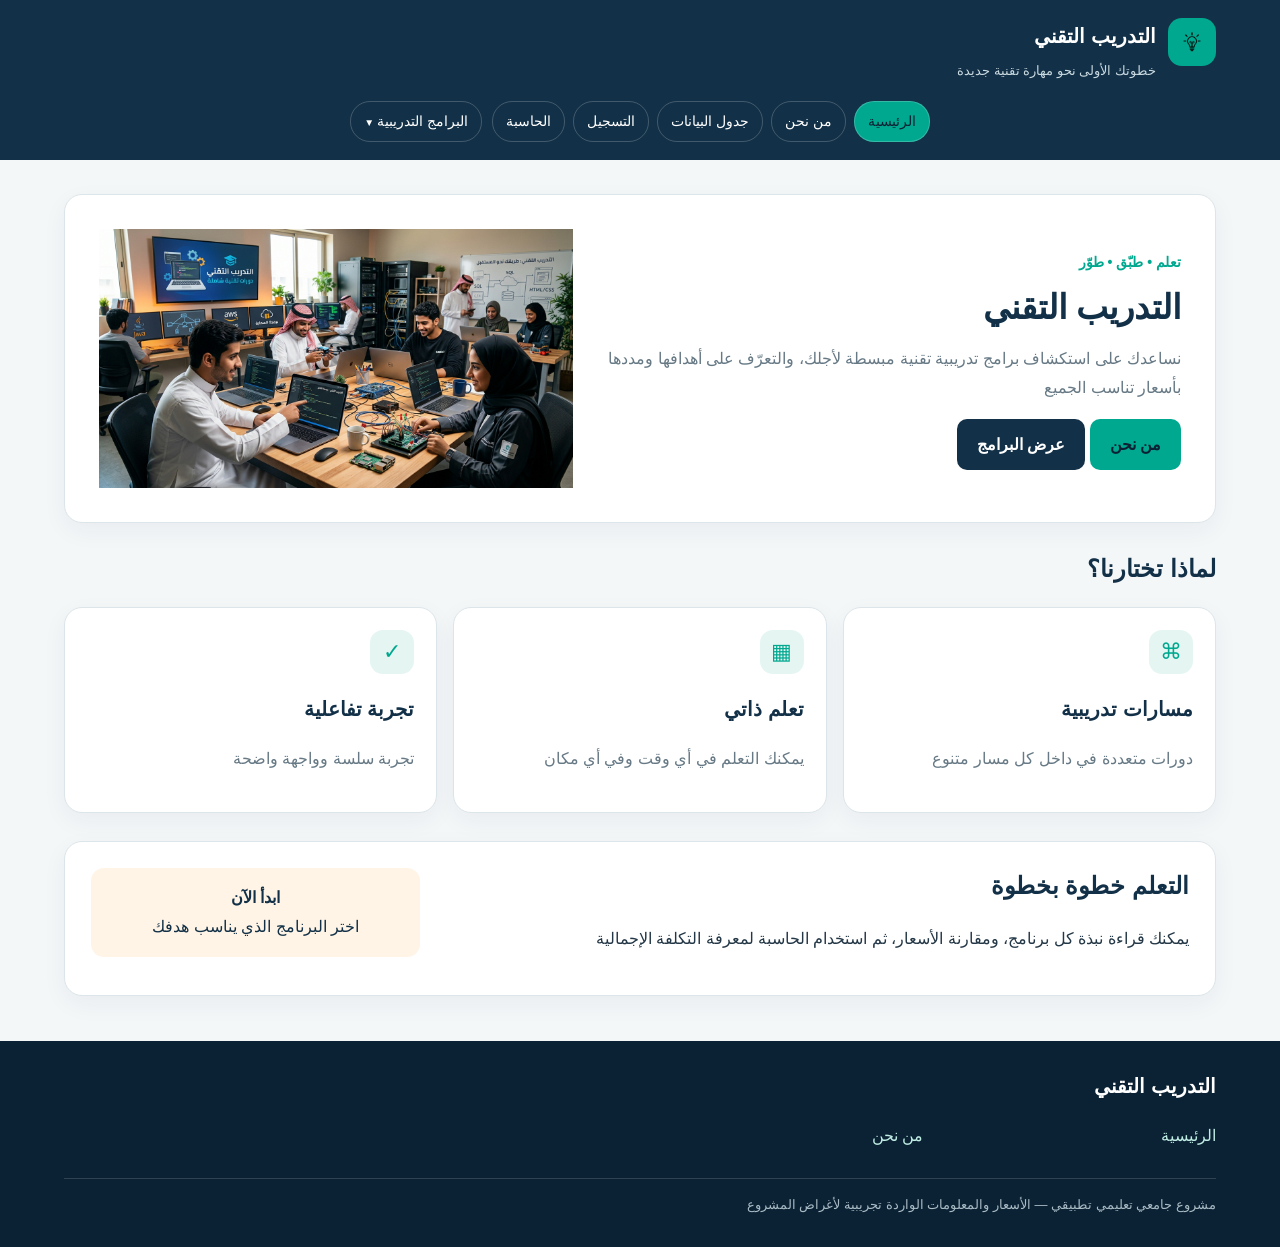
<file: index.html>
<!DOCTYPE html>
<html lang="ar" dir="rtl">
<head>
  <meta charset="UTF-8">
  <meta name="viewport" content="width=device-width, initial-scale=1.0">
  <meta name="description" content="موقع التدريب التقني للتعريف بالبرامج التدريبية وأسعارها والتسجيل.">
  <title>الرئيسية | التدريب التقني </title>
  <link rel="stylesheet" href="style.css">
  <script src="script.js" defer></script>
</head>
<body data-page="home">
  <header class="site-header">
    <div class="header-inner">
     <div class="brand-mark" aria-hidden="true">
    <img src="images/Minimalist Black Lightbulb Icon.png" alt="">
</div>
      <div class="brand-copy"><strong>التدريب التقني </strong><span>خطوتك الأولى نحو مهارة تقنية جديدة</span></div>
    </div>
<nav class="main-nav" aria-label="التنقل الرئيسي">

    <div class="nav-links">

        <a href="index.html" class="active">الرئيسية</a>

        <a href="about.html">من نحن</a>

        <a href="data.html">جدول البيانات</a>

        <a href="register.html">التسجيل</a>

        <a href="calculator.html">الحاسبة</a>

    </div>

    <details class="nav-dropdown">

        <summary>البرامج التدريبية</summary>

        <div class="dropdown-menu">

            <a href="product-computing.html">أساسيات الحاسب</a>

            <a href="product-programming.html">مقدمة في البرمجة</a>

            <a href="product-data.html">تحليل البيانات</a>

            <a href="product-cybersecurity.html">الأمن السيبراني</a>

            <a href="product-design.html">التصميم الرقمي</a>

            <a href="product-office.html">تطبيقات الأعمال</a>

        </div>

    </details>

</nav>


</nav>
  </header>
  <main class="container">
    
<section class="hero">
  <div>
    <span class="eyebrow">تعلم • طبّق • طوّر</span>
    <h1>التدريب التقني </h1>
    <p>نساعدك على استكشاف برامج تدريبية تقنية مبسطة لأجلك، والتعرّف على أهدافها ومددها بأسعار تناسب الجميع</p>
    <a class="button" href="about.html">من نحن</a>
    <a class="button secondary" href="data.html">عرض البرامج</a>
  </div>
  <img src="images\photo 1.jpeg" alt="رسم توضيحي لبيئة تدريب تقني على الحاسب">
</section>
<section class="section">
  <div class="section-heading"><h2>لماذا تختارنا؟</h2>
  <div class="grid-3">
    <article class="info-card"><span class="card-icon">⌘</span><h3>مسارات تدريبية</h3><p>دورات متعددة في داخل كل مسار متنوع</p></article>
    <article class="info-card"><span class="card-icon">▦</span><h3>تعلم ذاتي</h3><p>يمكنك التعلم في أي وقت وفي أي مكان</p></article>
    <article class="info-card"><span class="card-icon">✓</span><h3>تجربة تفاعلية</h3><p>تجربة سلسة وواجهة واضحة</p></article>
  </div>
</section>
<section class="section panel clearfix">
  <div class="float-note"><strong>ابدأ الآن</strong><br>اختر البرنامج الذي يناسب هدفك</div>
  <h2>التعلم خطوة بخطوة</h2>
  <p> يمكنك قراءة نبذة كل برنامج، ومقارنة الأسعار، ثم استخدام الحاسبة لمعرفة التكلفة الإجمالية</p>
</section>

  </main>
  <footer class="site-footer">
    <div class="footer-inner">
      <h3>التدريب التقني</h3>
      <ul class="footer-links"><li><a href="index.html">الرئيسية</a></li><li><a href="about.html">من نحن</a></li></ul>
      <div class="footer-bottom">مشروع جامعي تعليمي تطبيقي — الأسعار والمعلومات الواردة تجريبية لأغراض المشروع</div>
    </div>
  </footer>
</body>
</html>
</file>
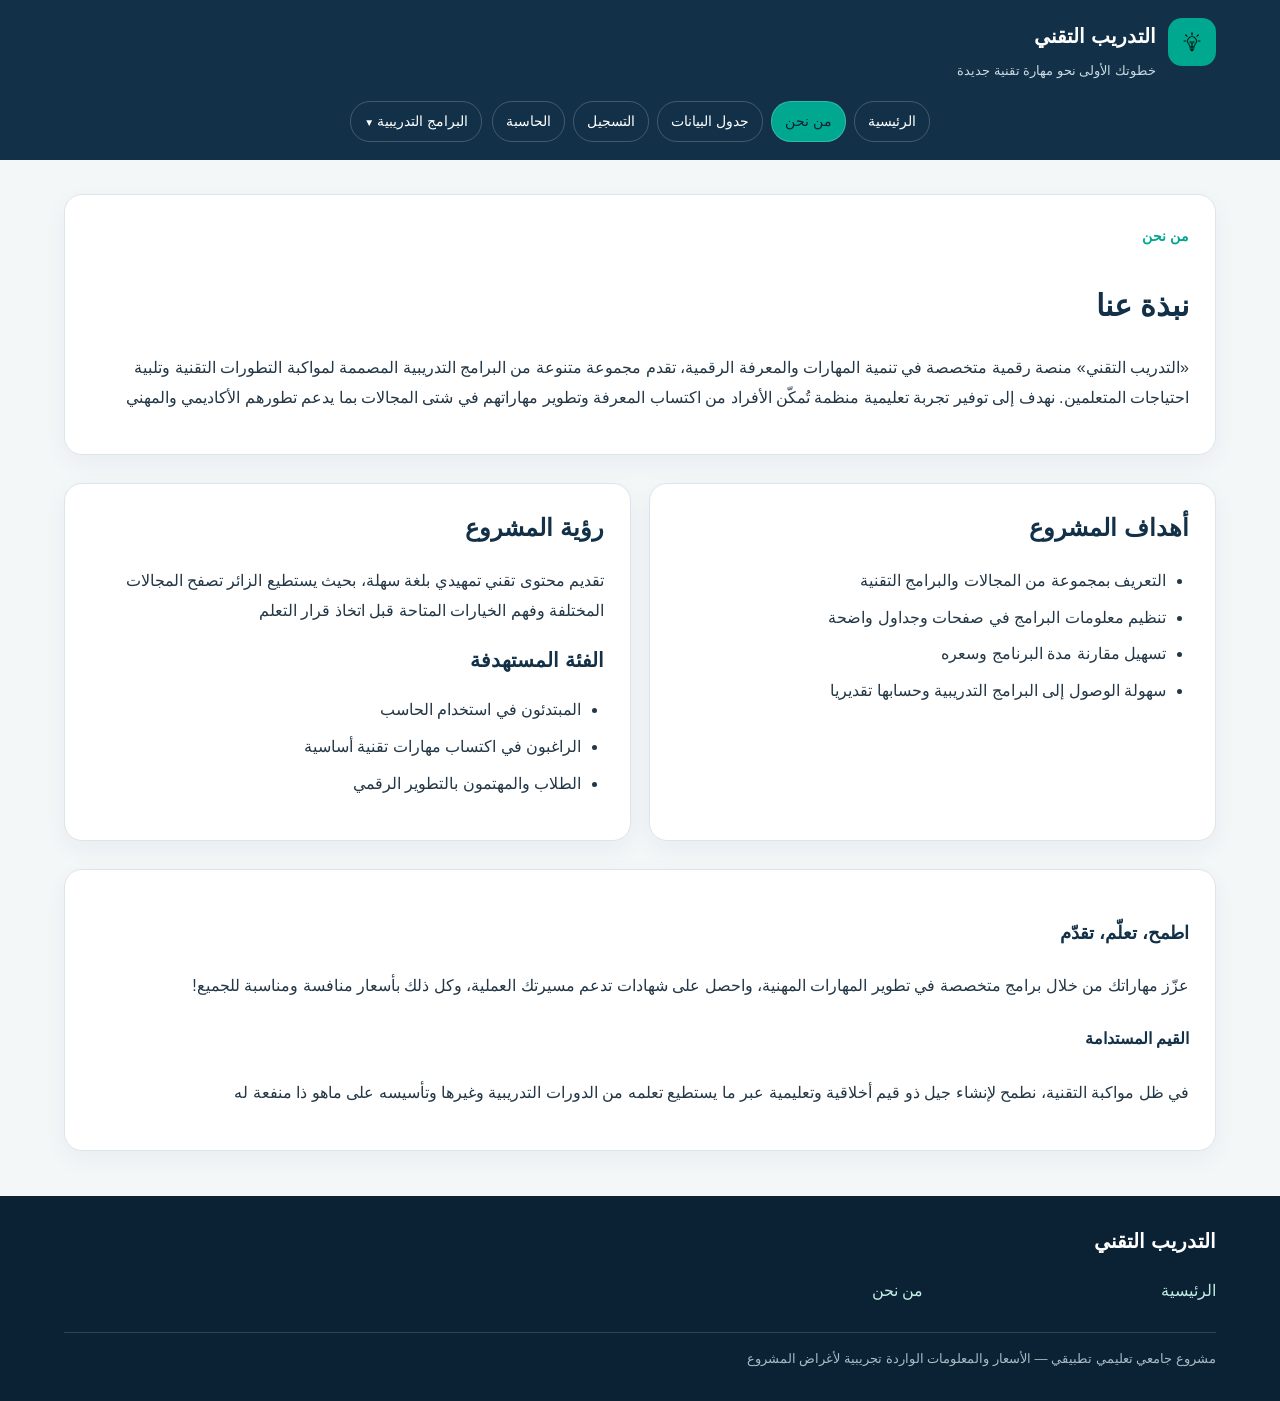
<file: about.html>
<!DOCTYPE html>
<html lang="ar" dir="rtl">
<head>
  <meta charset="UTF-8">
  <meta name="viewport" content="width=device-width, initial-scale=1.0">
  <meta name="description" content="موقع التدريب التقني للتعريف بالبرامج التدريبية وأسعارها والتسجيل التجريبي.">
  <title>من نحن | التدريب التقني</title>
  <link rel="stylesheet" href="style.css">
  <script src="script.js" defer></script>
</head>
<body data-page="about">
  <header class="site-header">
    <div class="header-inner">
         <div class="brand-mark" aria-hidden="true">
    <img src="images/Minimalist Black Lightbulb Icon.png" alt="">
    </div>
      <div class="brand-copy"><strong>التدريب التقني</strong><span>خطوتك الأولى نحو مهارة تقنية جديدة</span></div>
    </div>
<nav class="main-nav" aria-label="التنقل الرئيسي">

    <div class="nav-links">

        <a href="index.html">الرئيسية</a>

        <a href="about.html" class="active">من نحن</a>

        <a href="data.html">جدول البيانات</a>

        <a href="register.html">التسجيل</a>

        <a href="calculator.html">الحاسبة</a>

    </div>

    <details class="nav-dropdown">

        <summary>البرامج التدريبية</summary>

        <div class="dropdown-menu">

            <a href="product-computing.html">أساسيات الحاسب</a>

            <a href="product-programming.html">مقدمة في البرمجة</a>

            <a href="product-data.html">تحليل البيانات</a>

            <a href="product-cybersecurity.html">الأمن السيبراني</a>

            <a href="product-design.html">التصميم الرقمي</a>

            <a href="product-office.html">تطبيقات الأعمال</a>

        </div>

    </details>

</nav>

  </header>
  <main class="container">
    
<section class="panel">
  <span class="eyebrow">من نحن</span>
  <h1>نبذة عنا</h1>
  <p>«التدريب التقني» منصة رقمية متخصصة في تنمية المهارات والمعرفة الرقمية، تقدم مجموعة متنوعة من البرامج التدريبية المصممة لمواكبة التطورات التقنية وتلبية احتياجات المتعلمين. نهدف إلى توفير تجربة تعليمية منظمة تُمكّن الأفراد من اكتساب المعرفة وتطوير مهاراتهم في شتى المجالات بما يدعم تطورهم الأكاديمي والمهني</p>
</section>
<section class="section grid-2">
  <article class="panel">
    <h2>أهداف المشروع</h2>
    <ul>
      <li>التعريف بمجموعة من المجالات والبرامج التقنية</li>
      <li>تنظيم معلومات البرامج في صفحات وجداول واضحة</li>
      <li>تسهيل مقارنة مدة البرنامج وسعره </li>
      <li>سهولة الوصول إلى البرامج التدريبية وحسابها تقديريا</li>
    </ul>
  </article>
  <article class="panel">
    <h2>رؤية المشروع</h2>
    <p>تقديم محتوى تقني تمهيدي بلغة سهلة، بحيث يستطيع الزائر تصفح المجالات المختلفة وفهم الخيارات المتاحة قبل اتخاذ قرار التعلم</p>
    <h3>الفئة المستهدفة</h3>
    <ul><li>المبتدئون في استخدام الحاسب</li><li>الراغبون في اكتساب مهارات تقنية أساسية</li><li>الطلاب والمهتمون بالتطوير الرقمي</li></ul>
  </article>
</section>
<section class="section panel">
  <h4>اطمح، تعلّم، تقدّم</h4>
  <p>عزّز مهاراتك من خلال برامج متخصصة في تطوير المهارات المهنية، واحصل على شهادات تدعم مسيرتك العملية، وكل ذلك بأسعار منافسة ومناسبة للجميع!</p>
  <h5>القيم المستدامة</h5>
  <p>في ظل مواكبة التقنية، نطمح لإنشاء جيل ذو قيم أخلاقية وتعليمية عبر ما يستطيع تعلمه من الدورات التدريبية وغيرها وتأسيسه على ماهو ذا منفعة له</p>
</section>

  </main>
  <footer class="site-footer">
    <div class="footer-inner">
      <h3>التدريب التقني</h3>
      <ul class="footer-links"><li><a href="index.html">الرئيسية</a></li><li><a href="about.html">من نحن</a></li></ul>
      <div class="footer-bottom">مشروع جامعي تعليمي تطبيقي — الأسعار والمعلومات الواردة تجريبية لأغراض المشروع</div>
    </div>
  </footer>
</body>
</html>
</file>
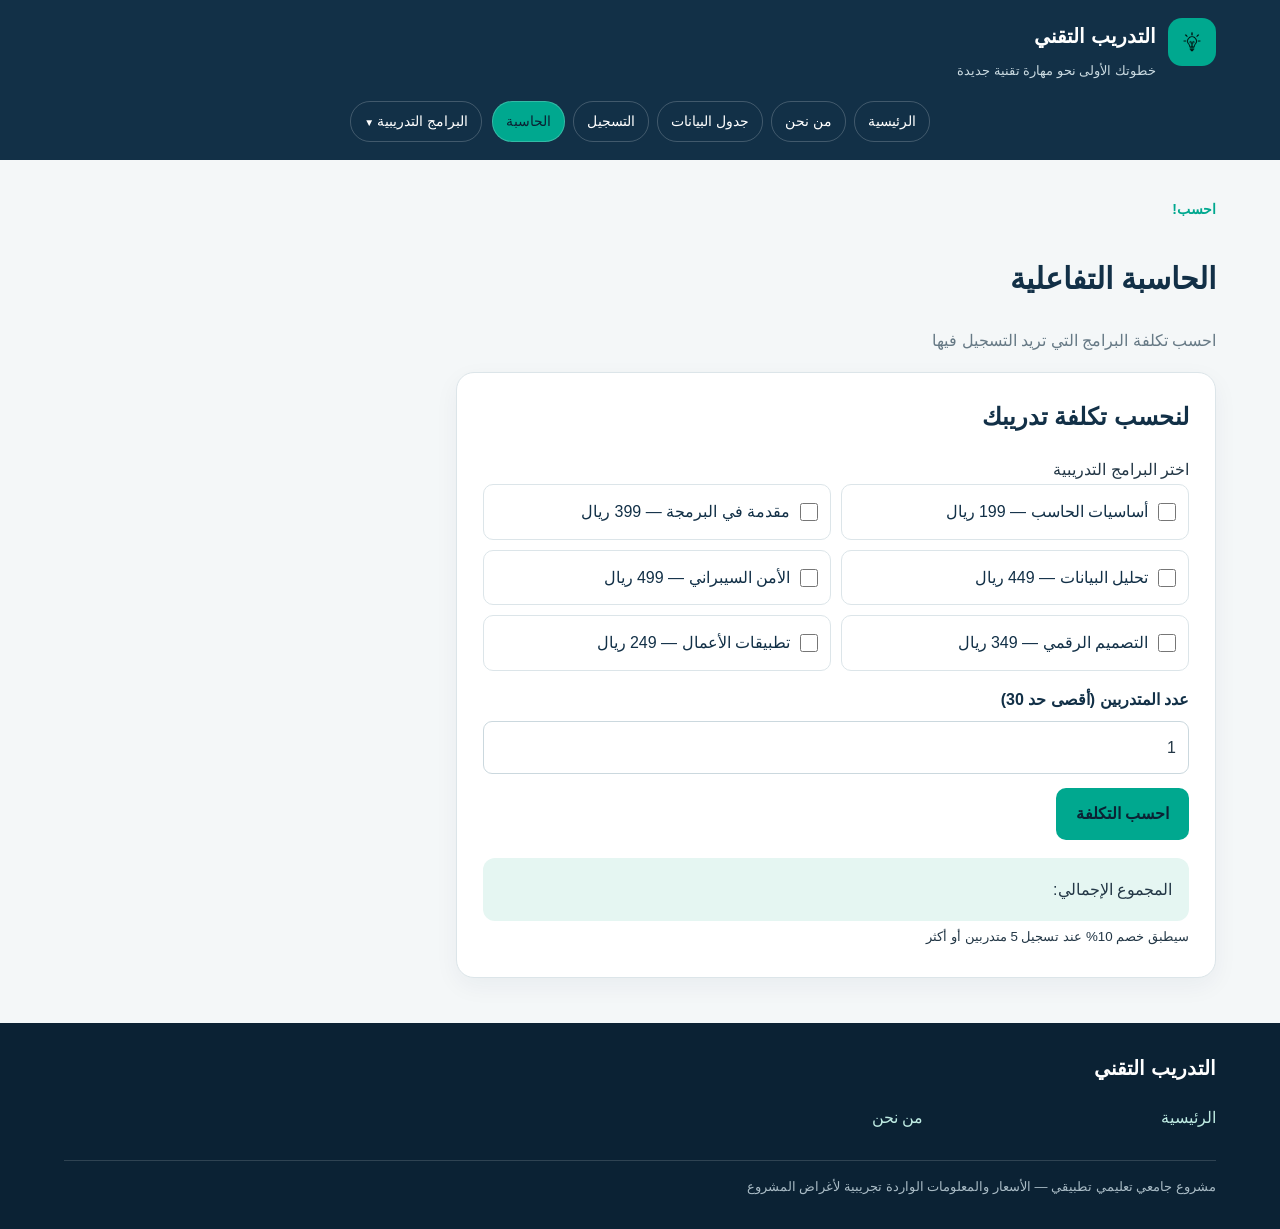
<file: calculator.html>
<!DOCTYPE html>
<html lang="ar" dir="rtl">
<head>
  <meta charset="UTF-8">
  <meta name="viewport" content="width=device-width, initial-scale=1.0">
  <meta name="description" content="موقع التدريب التقني للتعريف بالبرامج التدريبية وأسعارها والتسجيل التجريبي.">
  <title>الحاسبة التفاعلية | التدريب التقني</title>
  <link rel="stylesheet" href="style.css">
  <script src="script.js" defer></script>
</head>
<body data-page="calculator">
  <header class="site-header">
    <div class="header-inner">
          <div class="brand-mark" aria-hidden="true">
    <img src="images/Minimalist Black Lightbulb Icon.png" alt="">
    </div>
      <div class="brand-copy"><strong>التدريب التقني </strong><span>خطوتك الأولى نحو مهارة تقنية جديدة</span></div>
    </div>
<nav class="main-nav" aria-label="التنقل الرئيسي">

    <div class="nav-links">

        <a href="index.html">الرئيسية</a>

        <a href="about.html">من نحن</a>

        <a href="data.html">جدول البيانات</a>

        <a href="register.html" >التسجيل</a>

        <a href="calculator.html" class="active">الحاسبة</a>

    </div>

    <details class="nav-dropdown">

        <summary>البرامج التدريبية</summary>

        <div class="dropdown-menu">

            <a href="product-computing.html">أساسيات الحاسب</a>

            <a href="product-programming.html">مقدمة في البرمجة</a>

            <a href="product-data.html">تحليل البيانات</a>

            <a href="product-cybersecurity.html">الأمن السيبراني</a>

            <a href="product-design.html">التصميم الرقمي</a>

            <a href="product-office.html">تطبيقات الأعمال</a>

        </div>

    </details>

</nav>

  </header>
  <main class="container">
    
<section class="section-heading"><span class="eyebrow">احسب!</span><h1>الحاسبة التفاعلية</h1><p>احسب تكلفة البرامج التي تريد التسجيل فيها</p></section>
<section class="calculator-card">
  <h2>لنحسب تكلفة تدريبك</h2>

  <div class="field">

    <span class="field-label">اختر البرامج التدريبية</span>

    <div class="course-options" id="courseType">

        <label class="course-option">
            <input type="checkbox" value="199">
            <span>أساسيات الحاسب — 199 ريال</span>
        </label>

        <label class="course-option">
            <input type="checkbox" value="399">
            <span>مقدمة في البرمجة — 399 ريال</span>
        </label>

        <label class="course-option">
            <input type="checkbox" value="449">
            <span>تحليل البيانات — 449 ريال</span>
        </label>

        <label class="course-option">
            <input type="checkbox" value="499">
            <span>الأمن السيبراني — 499 ريال</span>
        </label>

        <label class="course-option">
            <input type="checkbox" value="349">
            <span>التصميم الرقمي — 349 ريال</span>
        </label>

        <label class="course-option">
            <input type="checkbox" value="249">
            <span>تطبيقات الأعمال — 249 ريال</span>
        </label>

    </div>
</div>

      <div class="field"><label for="participantCount">عدد المتدربين (أقصى حد 30)</label><input type="number" id="participantCount" min="1" max="30" value="1"></div>
  <button class="button" id="calculateButton" type="button">احسب التكلفة</button>
  <div class="result-box" id="calculationResult" aria-live="polite">المجموع الإجمالي:</div>
  <small>سيطبق خصم 10% عند تسجيل 5 متدربين أو أكثر</small></div>


  </main>
  <footer class="site-footer">
    <div class="footer-inner">
      <h3>التدريب التقني</h3>
      <ul class="footer-links"><li><a href="index.html">الرئيسية</a></li><li><a href="about.html">من نحن</a></li></ul>
      <div class="footer-bottom">مشروع جامعي تعليمي تطبيقي — الأسعار والمعلومات الواردة تجريبية لأغراض المشروع</div>
    </div>
  </footer>
</body>
</html>
</file>
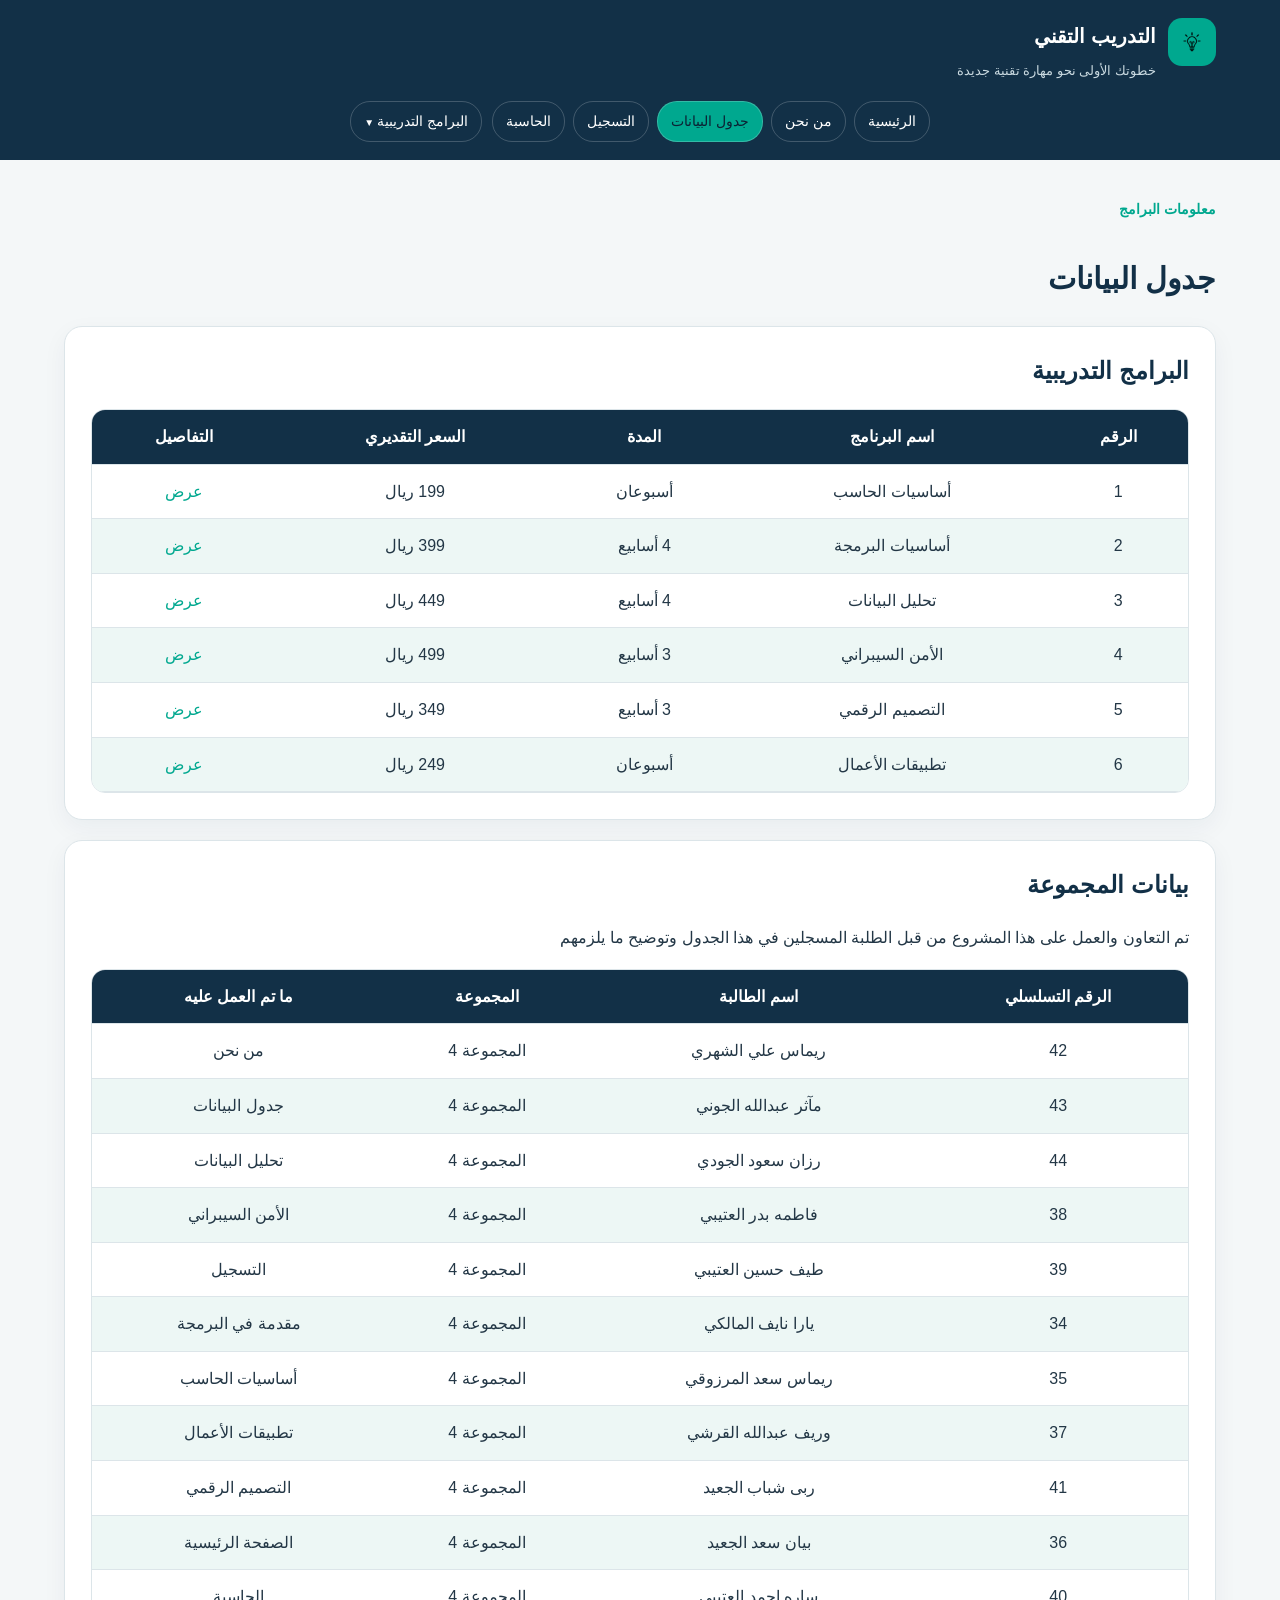
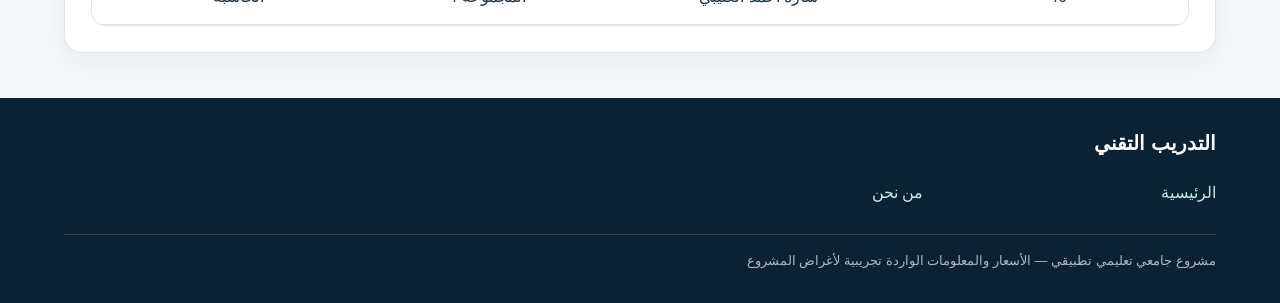
<file: data.html>
<!DOCTYPE html>
<html lang="ar" dir="rtl">
<head>
  <meta charset="UTF-8">
  <meta name="viewport" content="width=device-width, initial-scale=1.0">
  <meta name="description" content="موقع التدريب التقني للتعريف بالبرامج التدريبية وأسعارها والتسجيل التجريبي">
  <title>جدول البيانات | التدريب التقني </title>
  <link rel="stylesheet" href="style.css">
  <script src="script.js" defer></script>
</head>
<body data-page="data">
  <header class="site-header">
    <div class="header-inner">
         <div class="brand-mark" aria-hidden="true">
    <img src="images/Minimalist Black Lightbulb Icon.png" alt="">
    </div>

      <div class="brand-copy"><strong>التدريب التقني</strong><span>خطوتك الأولى نحو مهارة تقنية جديدة</span></div>
    </div>
<nav class="main-nav" aria-label="التنقل الرئيسي">

    <div class="nav-links">

        <a href="index.html">الرئيسية</a>

        <a href="about.html">من نحن</a>

        <a href="data.html" class="active">جدول البيانات</a>

        <a href="register.html">التسجيل</a>

        <a href="calculator.html">الحاسبة</a>

    </div>

    <details class="nav-dropdown">

        <summary>البرامج التدريبية</summary>

        <div class="dropdown-menu">

            <a href="product-computing.html">أساسيات الحاسب</a>

            <a href="product-programming.html">مقدمة في البرمجة</a>

            <a href="product-data.html">تحليل البيانات</a>

            <a href="product-cybersecurity.html">الأمن السيبراني</a>

            <a href="product-design.html">التصميم الرقمي</a>

            <a href="product-office.html">تطبيقات الأعمال</a>

        </div>

    </details>

</nav>

  </header>
  <main class="container">
    
<section class="section-heading"><span class="eyebrow">معلومات البرامج</span><h1>جدول البيانات</h1></section>
<section class="panel">
  <h2>البرامج التدريبية</h2>
  <div class="table-wrap"><table>
    <thead><tr><th>الرقم</th><th>اسم البرنامج</th><th>المدة</th><th>السعر التقديري</th><th>التفاصيل</th></tr></thead>
    <tbody>
      <tr><td>1</td><td>أساسيات الحاسب</td><td>أسبوعان</td><td>199 ريال</td><td><a href="product-computing.html">عرض</a></td></tr>
      <tr><td>2</td><td>أساسيات البرمجة</td><td>4 أسابيع</td><td>399 ريال</td><td><a href="product-programming.html">عرض</a></td></tr>
      <tr><td>3</td><td>تحليل البيانات</td><td>4 أسابيع</td><td>449 ريال</td><td><a href="product-data.html">عرض</a></td></tr>
      <tr><td>4</td><td>الأمن السيبراني</td><td>3 أسابيع</td><td>499 ريال</td><td><a href="product-cybersecurity.html">عرض</a></td></tr>
      <tr><td>5</td><td>التصميم الرقمي</td><td>3 أسابيع</td><td>349 ريال</td><td><a href="product-design.html">عرض</a></td></tr>
      <tr><td>6</td><td>تطبيقات الأعمال</td><td>أسبوعان</td><td>249 ريال</td><td><a href="product-office.html">عرض</a></td></tr>
    </tbody>
  </table></div>
</section>
<section class="section panel">
  <h2>بيانات المجموعة</h2>
  <p>تم التعاون والعمل على هذا المشروع من قبل الطلبة المسجلين في هذا الجدول وتوضيح ما يلزمهم </p>
  <div class="table-wrap"><table>
    <thead><tr><th>الرقم التسلسلي</th><th>اسم الطالبة</th><th>المجموعة</th><th>ما تم العمل عليه</th></tr></thead>
    <tbody><tr><td>42</td><td>ريماس علي الشهري</td><td>المجموعة 4</td><td>من نحن</td></tr><tr><td>43</td><td>مآثر عبدالله الجوني</td><td>المجموعة 4</td><td>جدول البيانات</td></tr><tr><td>44</td><td>رزان سعود الجودي</td><td>المجموعة 4</td><td>تحليل البيانات</td></tr><tr><td>38</td><td>فاطمه بدر العتيبي</td><td>المجموعة 4</td><td>الأمن السيبراني</td></tr><tr><td>39</td><td>طيف حسين العتيبي</td><td>المجموعة 4</td><td>التسجيل</td></tr><tr><td>34</td><td>يارا نايف المالكي</td><td>المجموعة 4</td><td>مقدمة في البرمجة</td></tr><tr><td>35</td><td>ريماس سعد المرزوقي</td><td>المجموعة 4</td><td>أساسيات الحاسب</td></tr><tr><td>37</td><td>وريف عبدالله القرشي</td><td>المجموعة 4</td><td>تطبيقات الأعمال</td></tr><tr><td>41</td><td>ربى شباب الجعيد</td ><td >المجموعة 4</td ><td >التصميم الرقمي</td ></tr ><tr ><td >36</td ><td >بيان سعد الجعيد</td ><td >المجموعة 4</td ><td >الصفحة الرئيسية</td ></tr ><tr ><td > 40 </td ><td >  ساره احمد العتيبي </td ><td > المجموعة 4 </td ><td > الحاسبة </td ></tr ></tbody >
  </table></div>
</section>

  </main>
  <footer class="site-footer">
    <div class="footer-inner">
      <h3>التدريب التقني</h3>
      <ul class="footer-links"><li><a href="index.html">الرئيسية</a></li><li><a href="about.html">من نحن</a></li></ul>
      <div class="footer-bottom">مشروع جامعي تعليمي تطبيقي — الأسعار والمعلومات الواردة تجريبية لأغراض المشروع</div>
    </div>
  </footer>
</body>
</html>
</file>
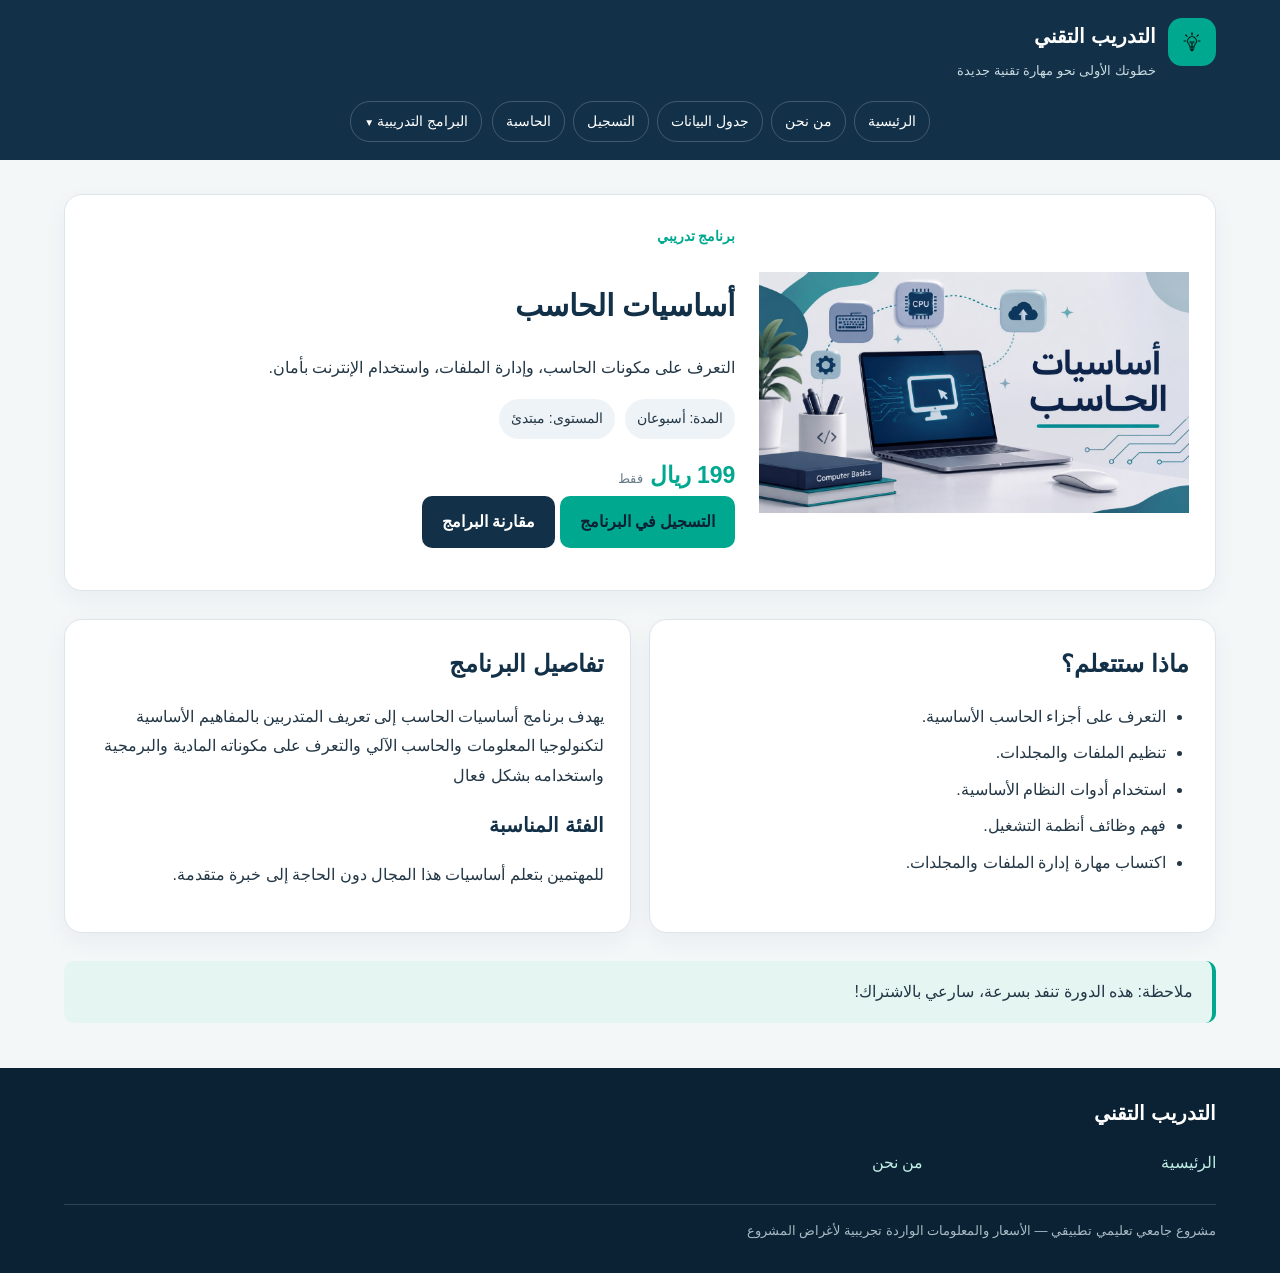
<file: product-computing.html>
<!DOCTYPE html>
<html lang="ar" dir="rtl">
<head>
  <meta charset="UTF-8">
  <meta name="viewport" content="width=device-width, initial-scale=1.0">
  <meta name="description" content="موقع التدريب التقني للتعريف بالبرامج التدريبية وأسعارها والتسجيل.">
  <title>أساسيات الحاسب | التدريب التقني</title>
  <link rel="stylesheet" href="style.css">
  <script src="script.js" defer></script>
</head>
<body data-page="product">
  <header class="site-header">
    <div class="header-inner">
         <div class="brand-mark" aria-hidden="true">
    <img src="images/Minimalist Black Lightbulb Icon.png" alt="">
    </div>
      <div class="brand-copy"><strong>التدريب التقني</strong><span>خطوتك الأولى نحو مهارة تقنية جديدة</span></div>
    </div>
<nav class="main-nav" aria-label="التنقل الرئيسي">

    <div class="nav-links">

        <a href="index.html">الرئيسية</a>

        <a href="about.html">من نحن</a>

        <a href="data.html">جدول البيانات</a>

        <a href="register.html">التسجيل</a>

        <a href="calculator.html">الحاسبة</a>

    </div>

    <details class="nav-dropdown">

        <summary>البرامج التدريبية</summary>

        <div class="dropdown-menu">

            <a href="product-computing.html">أساسيات الحاسب</a>

            <a href="product-programming.html">مقدمة في البرمجة</a>

            <a href="product-data.html">تحليل البيانات</a>

            <a href="product-cybersecurity.html">الأمن السيبراني</a>

            <a href="product-design.html">التصميم الرقمي</a>

            <a href="product-office.html">تطبيقات الأعمال</a>

        </div>

    </details>

</nav>

  </header>
  <main class="container">
    
<section class="panel product-detail">
  <img src="images/أساسيات الحاسب.jpeg" alt="رسم توضيحي لشهادة إتمام برنامج تدريبي">
  <div>
    <span class="eyebrow">برنامج تدريبي</span>
    <h1>أساسيات الحاسب</h1>
    <p>التعرف على مكونات الحاسب، وإدارة الملفات، واستخدام الإنترنت بأمان.</p>
    <div class="product-facts"><span class="fact">المدة: أسبوعان</span><span class="fact">المستوى: مبتدئ</span></div>
    <div class="price">199 ريال <small>فقط</small></div>
    <p><a class="button" href="register.html">التسجيل في البرنامج</a> <a class="button secondary" href="data.html">مقارنة البرامج</a></p>
  </div>
</section>
<section class="section grid-2">
  <article class="panel"><h2>ماذا ستتعلم؟</h2><ul><li>التعرف على أجزاء الحاسب الأساسية.</li><li>تنظيم الملفات والمجلدات.</li><li>استخدام أدوات النظام الأساسية.</li><li> فهم وظائف أنظمة التشغيل.</li><li>اكتساب مهارة إدارة الملفات والمجلدات.</li></ul></article>
  <article class="panel"><h2>تفاصيل البرنامج</h2><p>   يهدف برنامج أساسيات الحاسب إلى تعريف المتدربين بالمفاهيم الأساسية لتكنولوجيا المعلومات والحاسب الآلي والتعرف على مكوناته المادية والبرمجية واستخدامه بشكل فعال</p><h3>الفئة المناسبة</h3><p>للمهتمين بتعلم أساسيات هذا المجال دون الحاجة إلى خبرة متقدمة.</p></article>
</section>
<section class="section callout"><p>ملاحظة: هذه الدورة تنفد بسرعة، سارعي بالاشتراك!</p></section>

  </main>
  <footer class="site-footer">
    <div class="footer-inner">
      <h3>التدريب التقني</h3>
      <ul class="footer-links"><li><a href="index.html">الرئيسية</a></li><li><a href="about.html">من نحن</a></li></ul>
      <div class="footer-bottom">مشروع جامعي تعليمي تطبيقي — الأسعار والمعلومات الواردة تجريبية لأغراض المشروع</div>
    </div>
  </footer>
</body>
</html>
</file>
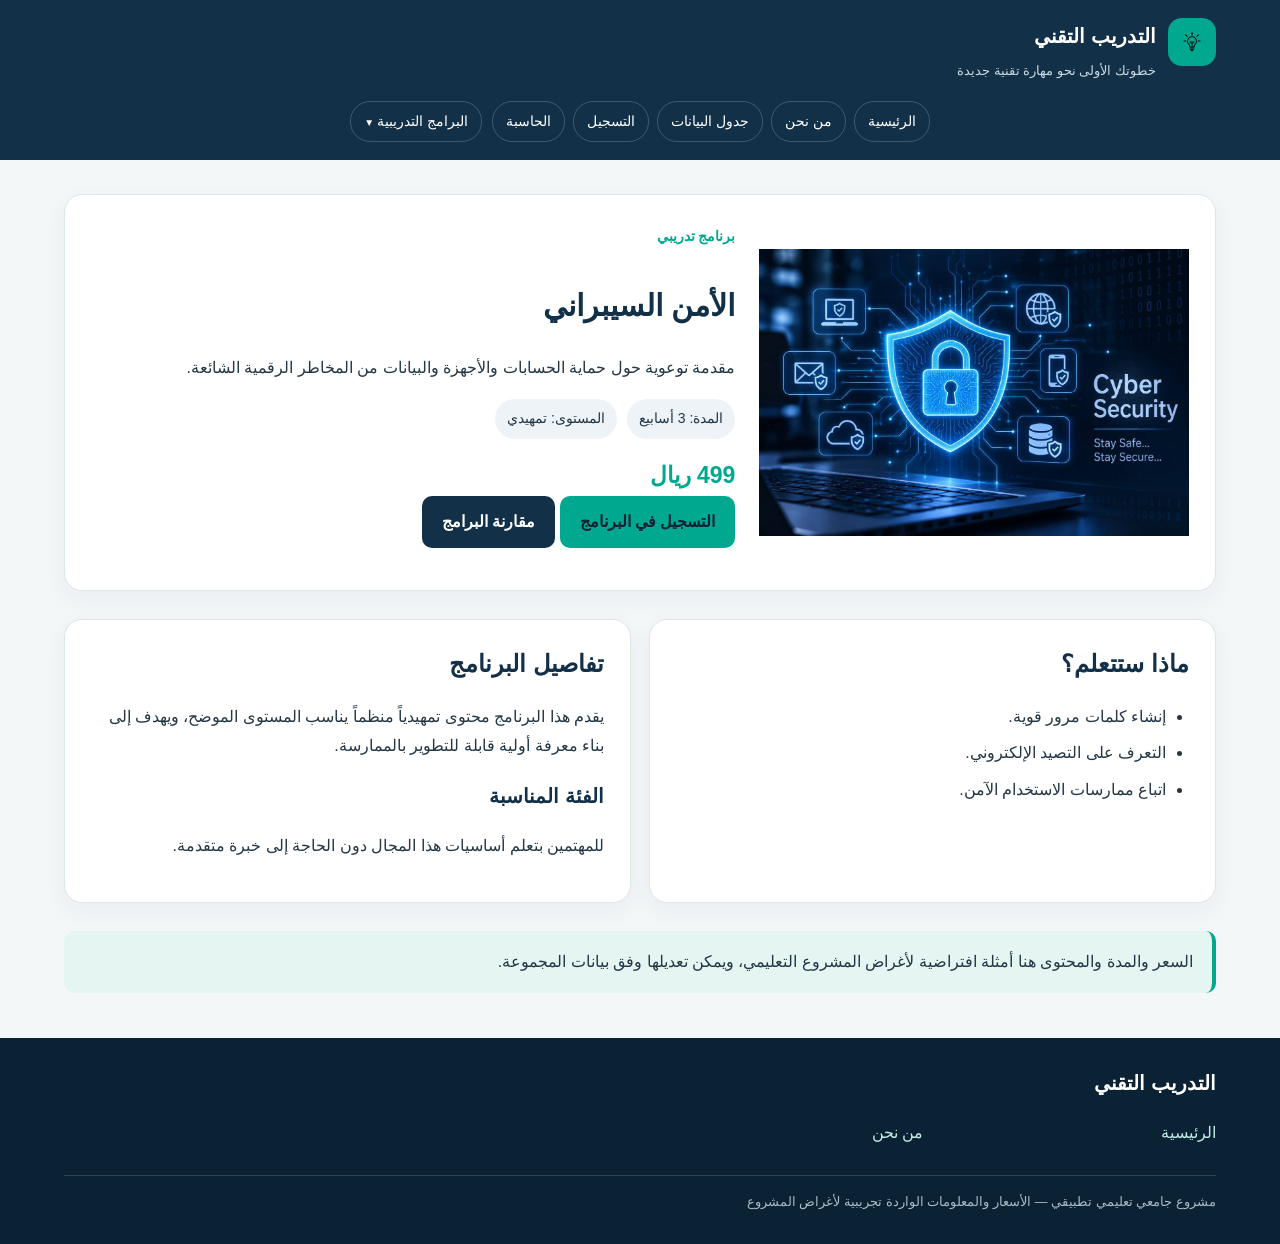
<file: product-cybersecurity.html>
<!DOCTYPE html>
<html lang="ar" dir="rtl">
<head>
  <meta charset="UTF-8">
  <meta name="viewport" content="width=device-width, initial-scale=1.0">
  <meta name="description" content="موقع التدريب التقني للتعريف بالبرامج التدريبية وأسعارها والتسجيل">
  <title>الأمن السيبراني | التدريب التقني</title>
  <link rel="stylesheet" href="style.css">
  <script src="script.js" defer></script>
</head>
<body data-page="product">
  <header class="site-header">
    <div class="header-inner">
         <div class="brand-mark" aria-hidden="true">
    <img src="images/Minimalist Black Lightbulb Icon.png" alt="">
    </div>
      <div class="brand-copy"><strong>التدريب التقني</strong><span>خطوتك الأولى نحو مهارة تقنية جديدة</span></div>
    </div>
<nav class="main-nav" aria-label="التنقل الرئيسي">

    <div class="nav-links">

        <a href="index.html" >الرئيسية</a>

        <a href="about.html">من نحن</a>

        <a href="data.html">جدول البيانات</a>

        <a href="register.html">التسجيل</a>

        <a href="calculator.html">الحاسبة</a>

    </div>

    <details class="nav-dropdown">

        <summary>البرامج التدريبية</summary>

        <div class="dropdown-menu">

            <a href="product-computing.html">أساسيات الحاسب</a>

            <a href="product-programming.html">مقدمة في البرمجة</a>

            <a href="product-data.html">تحليل البيانات</a>

            <a href="product-cybersecurity.html">الأمن السيبراني</a>

            <a href="product-design.html">التصميم الرقمي</a>

            <a href="product-office.html">تطبيقات الأعمال</a>

        </div>

    </details>

</nav>

  </header>
  <main class="container">
    
<section class="panel product-detail">
  <img src="images/الامن السيبراني.jpg" alt="رسم توضيحي لشهادة إتمام برنامج تدريبي">
  <div>
    <span class="eyebrow">برنامج تدريبي</span>
    <h1>الأمن السيبراني</h1>
    <p>مقدمة توعوية حول حماية الحسابات والأجهزة والبيانات من المخاطر الرقمية الشائعة.</p>
    <div class="product-facts"><span class="fact">المدة: 3 أسابيع</span><span class="fact">المستوى: تمهيدي</span></div>
    <div class="price">499 ريال </div>
    <p><a class="button" href="register.html">التسجيل في البرنامج</a> <a class="button secondary" href="data.html">مقارنة البرامج</a></p>
  </div>
</section>
<section class="section grid-2">
  <article class="panel"><h2>ماذا ستتعلم؟</h2><ul><li>إنشاء كلمات مرور قوية.</li><li>التعرف على التصيد الإلكتروني.</li><li>اتباع ممارسات الاستخدام الآمن.</li></ul></article>
  <article class="panel"><h2>تفاصيل البرنامج</h2><p>يقدم هذا البرنامج محتوى تمهيدياً منظماً يناسب المستوى الموضح، ويهدف إلى بناء معرفة أولية قابلة للتطوير بالممارسة.</p><h3>الفئة المناسبة</h3><p>للمهتمين بتعلم أساسيات هذا المجال دون الحاجة إلى خبرة متقدمة.</p></article>
</section>
<section class="section callout"><p>السعر والمدة والمحتوى هنا أمثلة افتراضية لأغراض المشروع التعليمي، ويمكن تعديلها وفق بيانات المجموعة.</p></section>

  </main>
  <footer class="site-footer">
    <div class="footer-inner">
      <h3>التدريب التقني</h3>
      <ul class="footer-links"><li><a href="index.html">الرئيسية</a></li><li><a href="about.html">من نحن</a></li></ul>
      <div class="footer-bottom">مشروع جامعي تعليمي تطبيقي — الأسعار والمعلومات الواردة تجريبية لأغراض المشروع</div>
    </div>
  </footer>
</body>
</html>
</file>
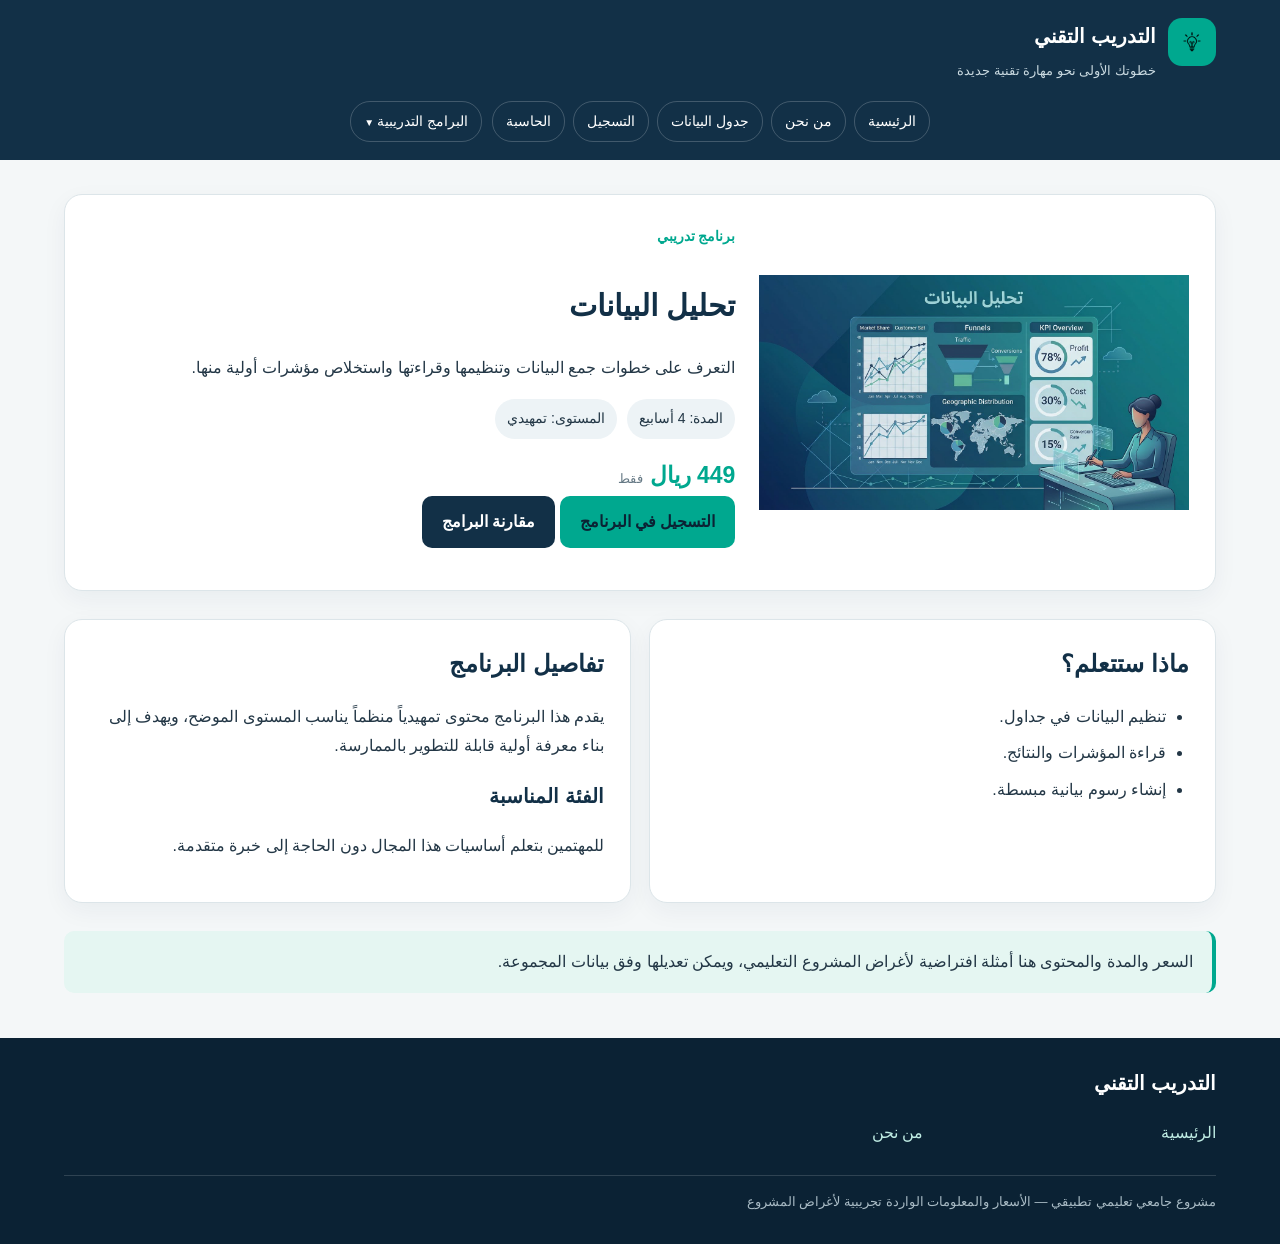
<file: product-data.html>
<!DOCTYPE html>
<html lang="ar" dir="rtl">
<head>
  <meta charset="UTF-8">
  <meta name="viewport" content="width=device-width, initial-scale=1.0">
  <meta name="description" content="موقع التدريب التقني سهل للتعريف بالبرامج التدريبية وأسعارها والتسجيل.">
  <title>تحليل البيانات | التدريب التقني</title>
  <link rel="stylesheet" href="style.css">
  <script src="script.js" defer></script>
</head>
<body data-page="product">
  <header class="site-header">
    <div class="header-inner">
         <div class="brand-mark" aria-hidden="true">
    <img src="images/Minimalist Black Lightbulb Icon.png" alt="">
    </div>
      <div class="brand-copy"><strong>التدريب التقني</strong><span>خطوتك الأولى نحو مهارة تقنية جديدة</span></div>
    </div>
<nav class="main-nav" aria-label="التنقل الرئيسي">

    <div class="nav-links">

        <a href="index.html">الرئيسية</a>

        <a href="about.html">من نحن</a>

        <a href="data.html">جدول البيانات</a>

        <a href="register.html">التسجيل</a>

        <a href="calculator.html">الحاسبة</a>

    </div>

    <details class="nav-dropdown">

        <summary>البرامج التدريبية</summary>

        <div class="dropdown-menu">

            <a href="product-computing.html">أساسيات الحاسب</a>

            <a href="product-programming.html">مقدمة في البرمجة</a>

            <a href="product-data.html">تحليل البيانات</a>

            <a href="product-cybersecurity.html">الأمن السيبراني</a>

            <a href="product-design.html">التصميم الرقمي</a>

            <a href="product-office.html">تطبيقات الأعمال</a>

        </div>

    </details>

</nav>

  </header>
  <main class="container">
    
<section class="panel product-detail">
  <img src="images\تحليل البيانات.jpeg" alt="رسم توضيحي لشهادة إتمام برنامج تدريبي">
  <div>
    <span class="eyebrow">برنامج تدريبي</span>
    <h1>تحليل البيانات</h1>
    <p>التعرف على خطوات جمع البيانات وتنظيمها وقراءتها واستخلاص مؤشرات أولية منها.</p>
    <div class="product-facts"><span class="fact">المدة: 4 أسابيع</span><span class="fact">المستوى: تمهيدي</span></div>
    <div class="price">449 ريال <small>فقط</small></div>
    <p><a class="button" href="register.html">التسجيل في البرنامج</a> <a class="button secondary" href="data.html">مقارنة البرامج</a></p>
  </div>
</section>
<section class="section grid-2">
  <article class="panel"><h2>ماذا ستتعلم؟</h2><ul><li>تنظيم البيانات في جداول.</li><li>قراءة المؤشرات والنتائج.</li><li>إنشاء رسوم بيانية مبسطة.</li></ul></article>
  <article class="panel"><h2>تفاصيل البرنامج</h2><p>يقدم هذا البرنامج محتوى تمهيدياً منظماً يناسب المستوى الموضح، ويهدف إلى بناء معرفة أولية قابلة للتطوير بالممارسة.</p><h3>الفئة المناسبة</h3><p>للمهتمين بتعلم أساسيات هذا المجال دون الحاجة إلى خبرة متقدمة.</p></article>
</section>
<section class="section callout"><p>السعر والمدة والمحتوى هنا أمثلة افتراضية لأغراض المشروع التعليمي، ويمكن تعديلها وفق بيانات المجموعة.</p></section>

  </main>
  <footer class="site-footer">
    <div class="footer-inner">
      <h3>التدريب التقني</h3>
      <ul class="footer-links"><li><a href="index.html">الرئيسية</a></li><li><a href="about.html">من نحن</a></li></ul>
      <div class="footer-bottom">مشروع جامعي تعليمي تطبيقي — الأسعار والمعلومات الواردة تجريبية لأغراض المشروع</div>
    </div>
  </footer>
</body>
</html>
</file>
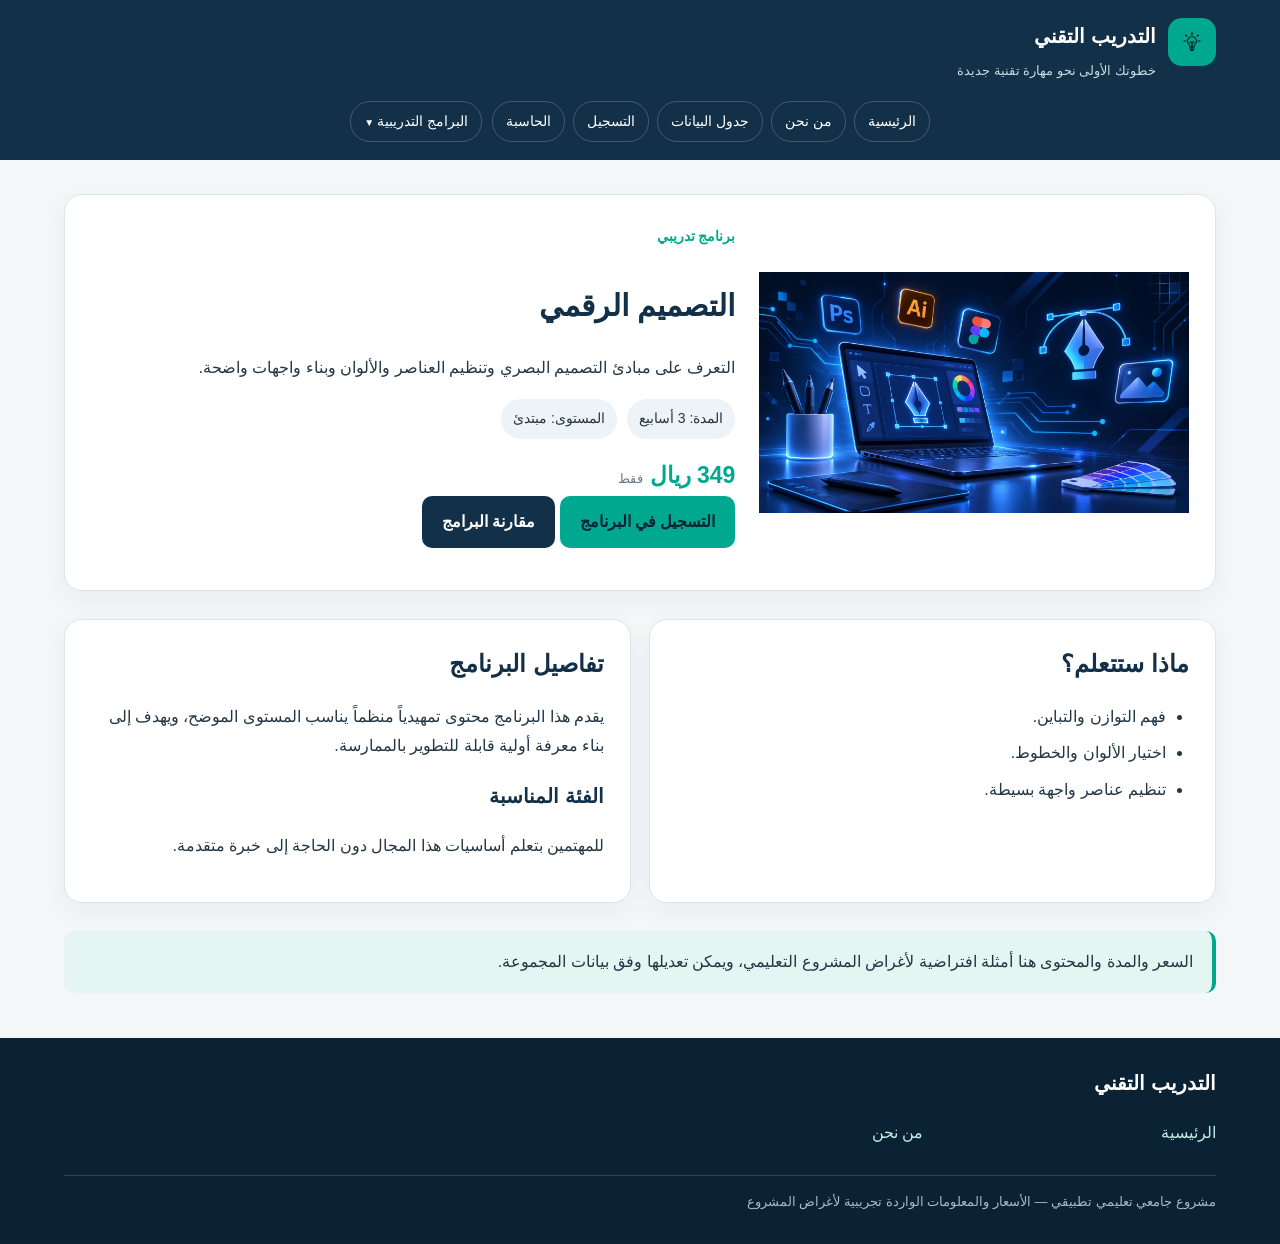
<file: product-design.html>
<!DOCTYPE html>
<html lang="ar" dir="rtl">
<head>
  <meta charset="UTF-8">
  <meta name="viewport" content="width=device-width, initial-scale=1.0">
  <meta name="description" content="موقع التدريب التقني للتعريف بالبرامج التدريبية وأسعارها والتسجيل.">
  <title>التصميم الرقمي | التدريب التقني</title>
  <link rel="stylesheet" href="style.css">
  <script src="script.js" defer></script>
</head>
<body data-page="product">
  <header class="site-header">
    <div class="header-inner">
         <div class="brand-mark" aria-hidden="true">
    <img src="images/Minimalist Black Lightbulb Icon.png" alt="">
    </div>
      <div class="brand-copy"><strong>التدريب التقني</strong><span>خطوتك الأولى نحو مهارة تقنية جديدة</span></div>
    </div>
<nav class="main-nav" aria-label="التنقل الرئيسي">

    <div class="nav-links">

        <a href="index.html">الرئيسية</a>

        <a href="about.html">من نحن</a>

        <a href="data.html">جدول البيانات</a>

        <a href="register.html">التسجيل</a>

        <a href="calculator.html">الحاسبة</a>

    </div>

    <details class="nav-dropdown">

        <summary>البرامج التدريبية</summary>

        <div class="dropdown-menu">

            <a href="product-computing.html">أساسيات الحاسب</a>

            <a href="product-programming.html">مقدمة في البرمجة</a>

            <a href="product-data.html">تحليل البيانات</a>

            <a href="product-cybersecurity.html">الأمن السيبراني</a>

            <a href="product-design.html">التصميم الرقمي</a>

            <a href="product-office.html">تطبيقات الأعمال</a>

        </div>

    </details>

</nav>

  </header>
  <main class="container">
    
<section class="panel product-detail">
  <img src="images\التصميم الرقمي.jpeg" alt="رسم توضيحي لشهادة إتمام برنامج تدريبي">
  <div>
    <span class="eyebrow">برنامج تدريبي</span>
    <h1>التصميم الرقمي</h1>
    <p>التعرف على مبادئ التصميم البصري وتنظيم العناصر والألوان وبناء واجهات واضحة.</p>
    <div class="product-facts"><span class="fact">المدة: 3 أسابيع</span><span class="fact">المستوى: مبتدئ</span></div>
    <div class="price">349 ريال <small>فقط</small></div>
    <p><a class="button" href="register.html">التسجيل في البرنامج</a> <a class="button secondary" href="data.html">مقارنة البرامج</a></p>
  </div>
</section>
<section class="section grid-2">
  <article class="panel"><h2>ماذا ستتعلم؟</h2><ul><li>فهم التوازن والتباين.</li><li>اختيار الألوان والخطوط.</li><li>تنظيم عناصر واجهة بسيطة.</li></ul></article>
  <article class="panel"><h2>تفاصيل البرنامج</h2><p>يقدم هذا البرنامج محتوى تمهيدياً منظماً يناسب المستوى الموضح، ويهدف إلى بناء معرفة أولية قابلة للتطوير بالممارسة.</p><h3>الفئة المناسبة</h3><p>للمهتمين بتعلم أساسيات هذا المجال دون الحاجة إلى خبرة متقدمة.</p></article>
</section>
<section class="section callout"><p>السعر والمدة والمحتوى هنا أمثلة افتراضية لأغراض المشروع التعليمي، ويمكن تعديلها وفق بيانات المجموعة.</p></section>

  </main>
  <footer class="site-footer">
    <div class="footer-inner">
      <h3>التدريب التقني</h3>
      <ul class="footer-links"><li><a href="index.html">الرئيسية</a></li><li><a href="about.html">من نحن</a></li></ul>
      <div class="footer-bottom">مشروع جامعي تعليمي تطبيقي — الأسعار والمعلومات الواردة تجريبية لأغراض المشروع</div>
    </div>
  </footer>
</body>
</html>
</file>
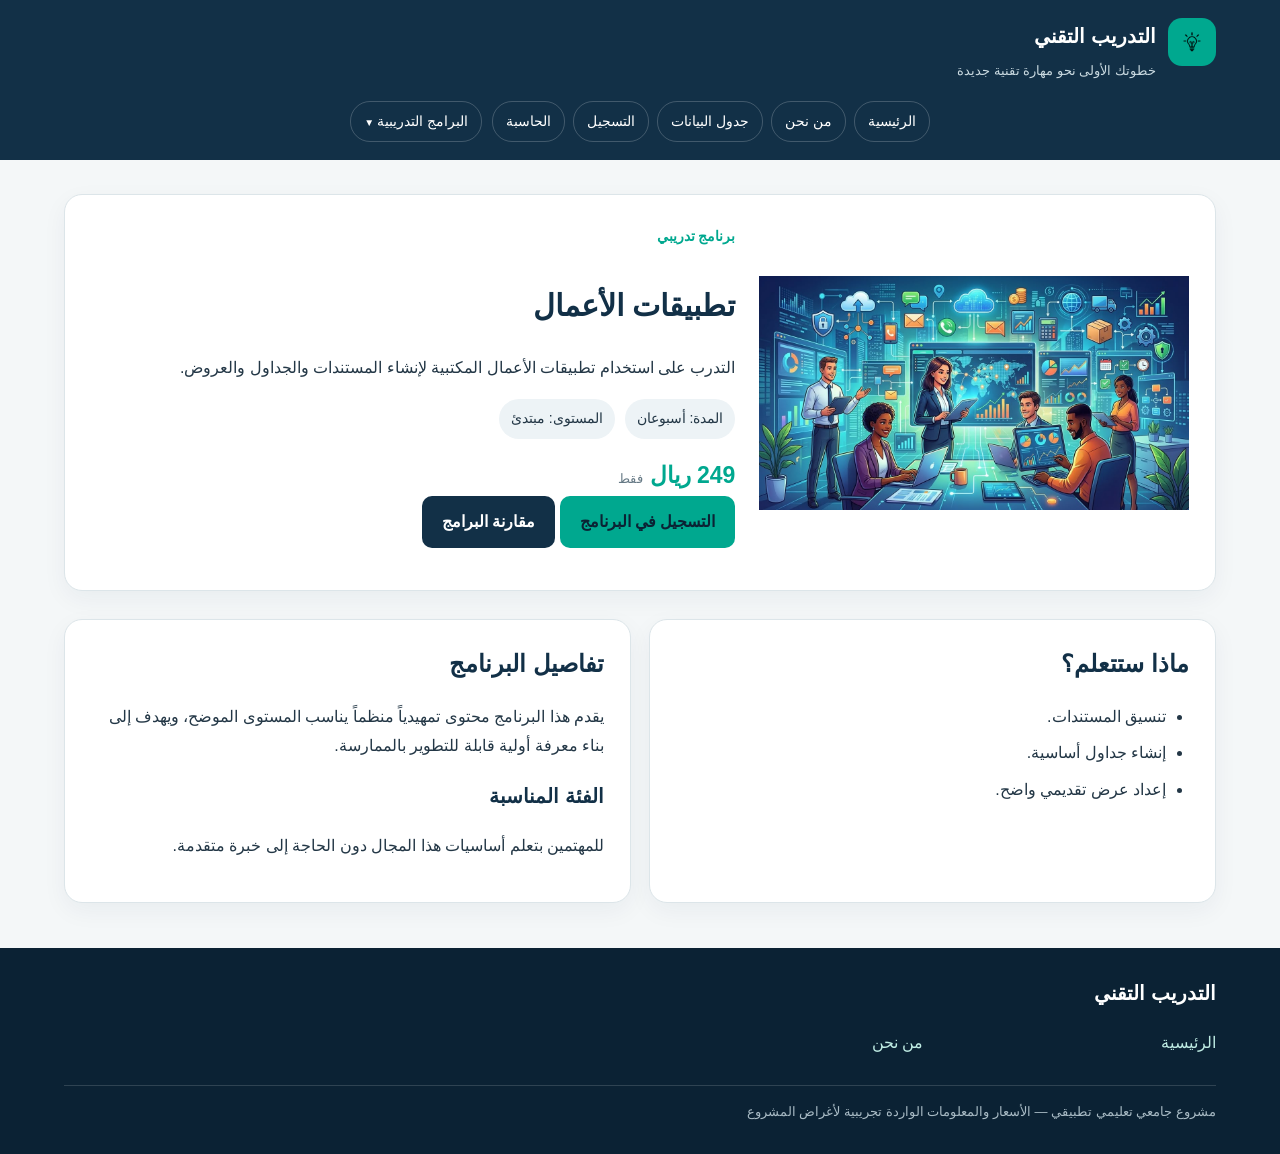
<file: product-office.html>
<!DOCTYPE html>
<html lang="ar" dir="rtl">
<head>
  <meta charset="UTF-8">
  <meta name="viewport" content="width=device-width, initial-scale=1.0">
  <meta name="description" content="موقع التدريب التقني للتعريف بالبرامج التدريبية وأسعارها والتسجيل.">
  <title>تطبيقات الأعمال | التدريب التقني</title>
  <link rel="stylesheet" href="style.css">
  <script src="script.js" defer></script>
</head>
<body data-page="product">
  <header class="site-header">
    <div class="header-inner">
         <div class="brand-mark" aria-hidden="true">
    <img src="images/Minimalist Black Lightbulb Icon.png" alt="">
    </div>
      <div class="brand-copy"><strong>التدريب التقني</strong><span>خطوتك الأولى نحو مهارة تقنية جديدة</span></div>
    </div>
<nav class="main-nav" aria-label="التنقل الرئيسي">

    <div class="nav-links">

        <a href="index.html">الرئيسية</a>

        <a href="about.html">من نحن</a>

        <a href="data.html">جدول البيانات</a>

        <a href="register.html">التسجيل</a>

        <a href="calculator.html">الحاسبة</a>

    </div>

    <details class="nav-dropdown">

        <summary>البرامج التدريبية</summary>

        <div class="dropdown-menu">

            <a href="product-computing.html">أساسيات الحاسب</a>

            <a href="product-programming.html">مقدمة في البرمجة</a>

            <a href="product-data.html">تحليل البيانات</a>

            <a href="product-cybersecurity.html">الأمن السيبراني</a>

            <a href="product-design.html">التصميم الرقمي</a>

            <a href="product-office.html">تطبيقات الأعمال</a>

        </div>

    </details>

</nav>

  </header>
  <main class="container">
    
<section class="panel product-detail">
  <img src="images\تطبيقات الأعمال.jpeg" alt="رسم توضيحي لشهادة إتمام برنامج تدريبي">
  <div>
    <span class="eyebrow">برنامج تدريبي</span>
    <h1>تطبيقات الأعمال</h1>
    <p>التدرب على استخدام تطبيقات الأعمال المكتبية لإنشاء المستندات والجداول والعروض.</p>
    <div class="product-facts"><span class="fact">المدة: أسبوعان</span><span class="fact">المستوى: مبتدئ</span></div>
        <div class="price">249 ريال <small>فقط</small></div>
    <p><a class="button" href="register.html">التسجيل في البرنامج</a> <a class="button secondary" href="data.html">مقارنة البرامج</a></p>
  </div>
</section>
<section class="section grid-2">
  <article class="panel"><h2>ماذا ستتعلم؟</h2><ul><li>تنسيق المستندات.</li><li>إنشاء جداول أساسية.</li><li>إعداد عرض تقديمي واضح.</li></ul></article>
  <article class="panel"><h2>تفاصيل البرنامج</h2><p>يقدم هذا البرنامج محتوى تمهيدياً منظماً يناسب المستوى الموضح، ويهدف إلى بناء معرفة أولية قابلة للتطوير بالممارسة.</p><h3>الفئة المناسبة</h3><p>للمهتمين بتعلم أساسيات هذا المجال دون الحاجة إلى خبرة متقدمة.</p></article>
</section>

  </main>
  <footer class="site-footer">
    <div class="footer-inner">
      <h3>التدريب التقني</h3>
      <ul class="footer-links"><li><a href="index.html">الرئيسية</a></li><li><a href="about.html">من نحن</a></li></ul>
      <div class="footer-bottom">مشروع جامعي تعليمي تطبيقي — الأسعار والمعلومات الواردة تجريبية لأغراض المشروع</div>
    </div>
  </footer>
</body>
</html>
</file>
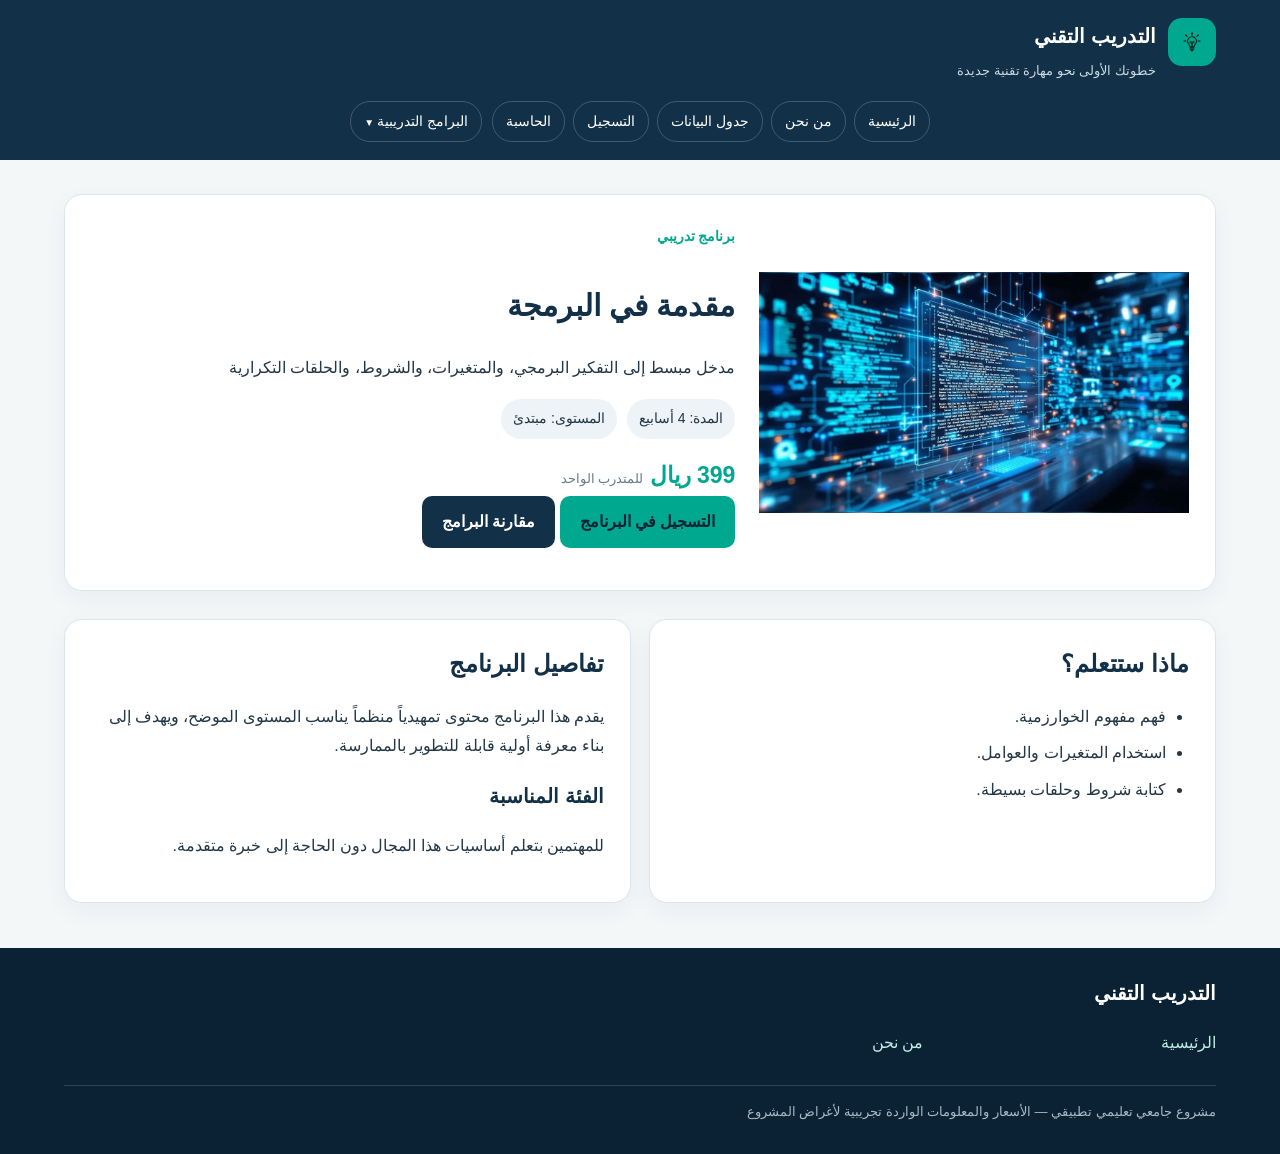
<file: product-programming.html>
<!DOCTYPE html>
<html lang="ar" dir="rtl">
<head>
  <meta charset="UTF-8">
  <meta name="viewport" content="width=device-width, initial-scale=1.0">
  <meta name="description" content="موقع التدريب التقني للتعريف بالبرامج التدريبية وأسعارها والتسجيل.">
  <title>مقدمة في البرمجة | التدريب التقني</title>
  <link rel="stylesheet" href="style.css">
  <script src="script.js" defer></script>
</head>
<body data-page="product">
  <header class="site-header">
    <div class="header-inner">
         <div class="brand-mark" aria-hidden="true">
    <img src="images/Minimalist Black Lightbulb Icon.png" alt="">
    </div>
      <div class="brand-copy"><strong>التدريب التقني</strong><span>خطوتك الأولى نحو مهارة تقنية جديدة</span></div>
    </div>
<nav class="main-nav" aria-label="التنقل الرئيسي">

    <div class="nav-links">

        <a href="index.html">الرئيسية</a>

        <a href="about.html">من نحن</a>

        <a href="data.html">جدول البيانات</a>

        <a href="register.html">التسجيل</a>

        <a href="calculator.html">الحاسبة</a>

    </div>

    <details class="nav-dropdown">

        <summary>البرامج التدريبية</summary>

        <div class="dropdown-menu">

            <a href="product-computing.html">أساسيات الحاسب</a>

            <a href="product-programming.html">مقدمة في البرمجة</a>

            <a href="product-data.html">تحليل البيانات</a>

            <a href="product-cybersecurity.html">الأمن السيبراني</a>

            <a href="product-design.html">التصميم الرقمي</a>

            <a href="product-office.html">تطبيقات الأعمال</a>

        </div>

    </details>

</nav>

  </header>
  <main class="container">
    
<section class="panel product-detail">
  <img src="images\مقدمة البرمجة.jpeg" alt="رسم توضيحي لشهادة إتمام برنامج تدريبي">
  <div>
    <span class="eyebrow">برنامج تدريبي</span>
    <h1>مقدمة في البرمجة</h1>
    <p>مدخل مبسط إلى التفكير البرمجي، والمتغيرات، والشروط، والحلقات التكرارية</p>
    <div class="product-facts"><span class="fact">المدة: 4 أسابيع</span><span class="fact">المستوى: مبتدئ</span></div>
    <div class="price">399 ريال <small>للمتدرب الواحد</small></div>
    <p><a class="button" href="register.html">التسجيل في البرنامج</a> <a class="button secondary" href="data.html">مقارنة البرامج</a></p>
  </div>
</section>
<section class="section grid-2">
  <article class="panel"><h2>ماذا ستتعلم؟</h2><ul><li>فهم مفهوم الخوارزمية.</li><li>استخدام المتغيرات والعوامل.</li><li>كتابة شروط وحلقات بسيطة.</li></ul></article>
  <article class="panel"><h2>تفاصيل البرنامج</h2><p>يقدم هذا البرنامج محتوى تمهيدياً منظماً يناسب المستوى الموضح، ويهدف إلى بناء معرفة أولية قابلة للتطوير بالممارسة.</p><h3>الفئة المناسبة</h3><p>للمهتمين بتعلم أساسيات هذا المجال دون الحاجة إلى خبرة متقدمة.</p></article>
</section>

  </main>
  <footer class="site-footer">
    <div class="footer-inner">
      <h3>التدريب التقني</h3>
      <ul class="footer-links"><li><a href="index.html">الرئيسية</a></li><li><a href="about.html">من نحن</a></li></ul>
      <div class="footer-bottom">مشروع جامعي تعليمي تطبيقي — الأسعار والمعلومات الواردة تجريبية لأغراض المشروع</div>
    </div>
  </footer>
</body>
</html>
</file>
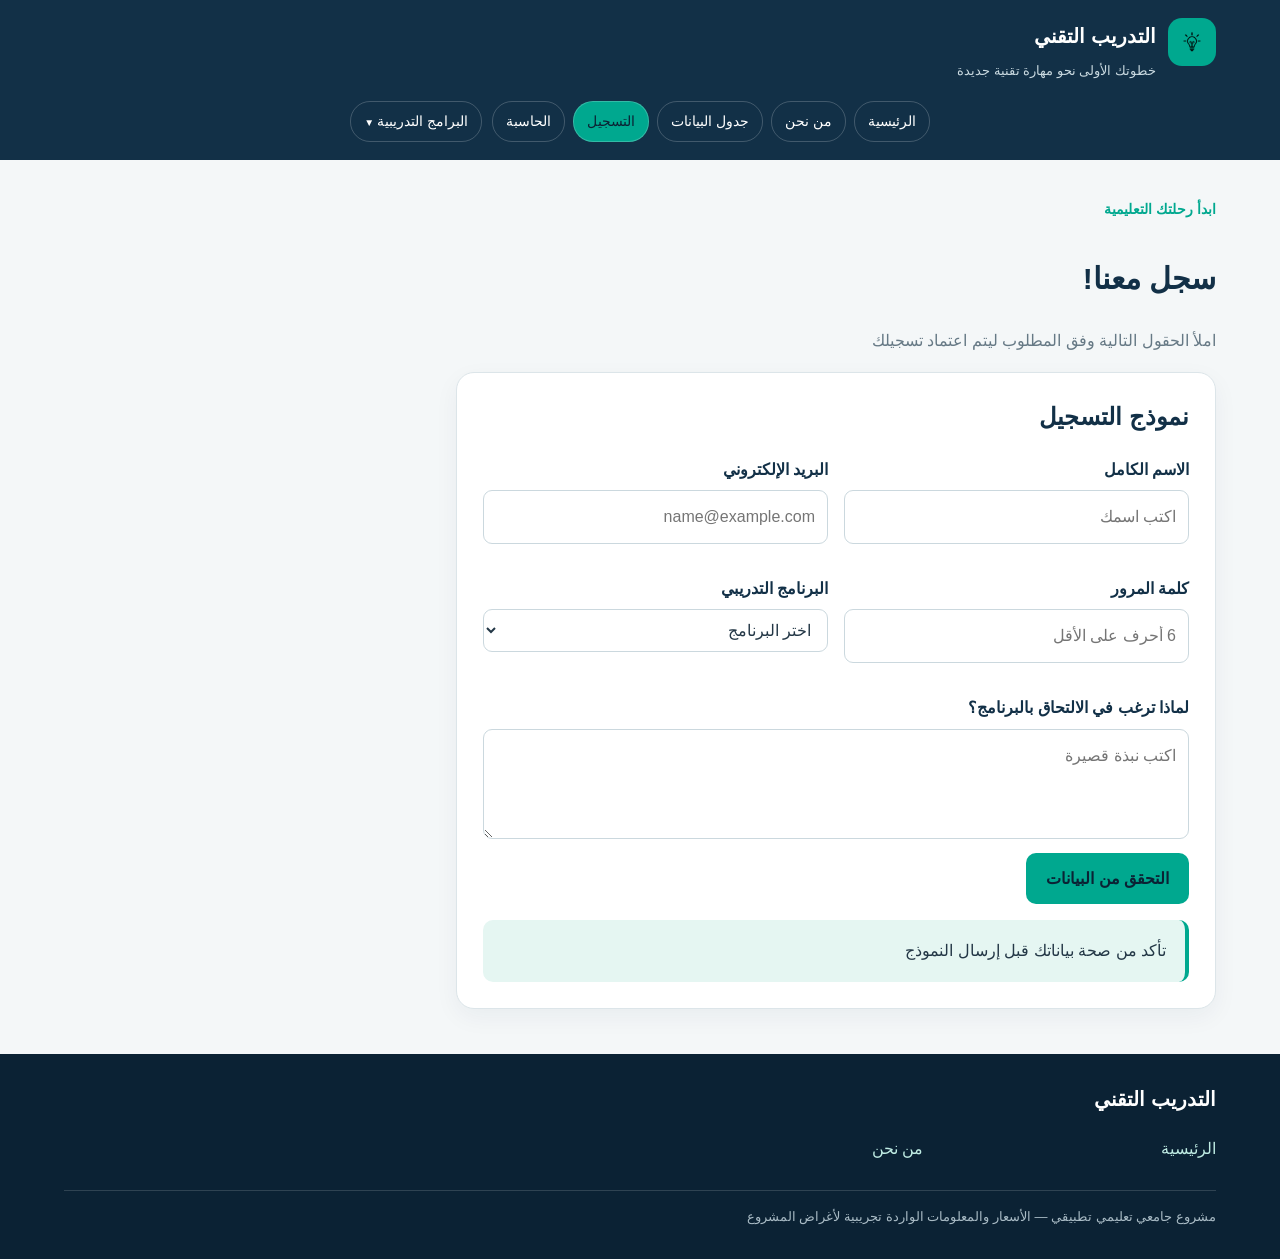
<file: register.html>
<!DOCTYPE html>
<html lang="ar" dir="rtl">
<head>
  <meta charset="UTF-8">
  <meta name="viewport" content="width=device-width, initial-scale=1.0">
  <meta name="description" content="موقع التدريب التقني للتعريف بالبرامج التدريبية وأسعارها والتسجيل التجريبي.">
  <title>نماذج التسجيل | التدريب التقني</title>
  <link rel="stylesheet" href="style.css">
  <script src="script.js" defer></script>
</head>
<body data-page="register">
  <header class="site-header">
    <div class="header-inner">
         <div class="brand-mark" aria-hidden="true">
    <img src="images/Minimalist Black Lightbulb Icon.png" alt="">
    </div>
      <div class="brand-copy"><strong>التدريب التقني</strong><span>خطوتك الأولى نحو مهارة تقنية جديدة</span></div>
    </div>
<nav class="main-nav" aria-label="التنقل الرئيسي">

    <div class="nav-links">

        <a href="index.html">الرئيسية</a>

        <a href="about.html">من نحن</a>

        <a href="data.html">جدول البيانات</a>

        <a href="register.html" class="active">التسجيل</a>

        <a href="calculator.html">الحاسبة</a>

    </div>

    <details class="nav-dropdown">

        <summary>البرامج التدريبية</summary>

        <div class="dropdown-menu">

            <a href="product-computing.html">أساسيات الحاسب</a>

            <a href="product-programming.html">مقدمة في البرمجة</a>

            <a href="product-data.html">تحليل البيانات</a>

            <a href="product-cybersecurity.html">الأمن السيبراني</a>

            <a href="product-design.html">التصميم الرقمي</a>

            <a href="product-office.html">تطبيقات الأعمال</a>

        </div>

    </details>

</nav>

  </header>
  <main class="container">
    
<section class="section-heading"><span class="eyebrow">ابدأ رحلتك التعليمية</span><h1>سجل معنا!</h1><p>املأ الحقول التالية وفق المطلوب ليتم اعتماد تسجيلك</p></section>
<section class="form-card">
  <h2>نموذج التسجيل</h2>
  <form id="registrationForm" novalidate>
    <div class="form-grid">
      <div class="field"><label for="studentName">الاسم الكامل</label><input type="text" id="studentName" name="studentName" placeholder="اكتب اسمك"></div>
      <div class="field"><label for="studentEmail">البريد الإلكتروني</label><input type="email" id="studentEmail" name="studentEmail" placeholder="name@example.com"></div>
      <div class="field"><label for="studentPassword">كلمة المرور</label><input type="password" id="studentPassword" name="studentPassword" placeholder="6 أحرف على الأقل"></div>
      <div class="field"><label for="trainingTrack">البرنامج التدريبي</label><select id="trainingTrack" name="trainingTrack"><option value="">اختر البرنامج</option><option value="أساسيات الحاسب">أساسيات الحاسب</option><option value="مقدمة في البرمجة">مقدمة في البرمجة</option><option value="تحليل البيانات">تحليل البيانات</option><option value="الأمن السيبراني">الأمن السيبراني</option><option value="التصميم الرقمي">التصميم الرقمي</option><option value="تطبيقات الأعمال">تطبيقات الأعمال</option></select></div>
      <div class="field full"><label for="studentNotes">لماذا ترغب في الالتحاق بالبرنامج؟</label><textarea id="studentNotes" name="studentNotes" placeholder="اكتب نبذة قصيرة"></textarea></div>
    </div>
    <button class="button" type="submit">التحقق من البيانات</button>
    <p class="status" id="formStatus" aria-live="polite"></p>
  </form>
  <div class="callout"><p>تأكد من صحة بياناتك قبل إرسال النموذج</p></div>
</section>

  </main>
  <footer class="site-footer">
    <div class="footer-inner">
      <h3>التدريب التقني</h3>
      <ul class="footer-links"><li><a href="index.html">الرئيسية</a></li><li><a href="about.html">من نحن</a></li></ul>
      <div class="footer-bottom">مشروع جامعي تعليمي تطبيقي — الأسعار والمعلومات الواردة تجريبية لأغراض المشروع</div>
    </div>
  </footer>
</body>
</html>
</file>
<file: style.css>
/* ملف التنسيق الخارجي للمشروع */
:root {
  --navy: #123047;
  --navy-dark: #0b2234;
  --teal: #00a88f;
  --teal-soft: #e5f6f2;
  --gold: #ffc66d;
  --ink: #233746;
  --muted: #667985;
  --line: #dce5e9;
  --paper: #ffffff;
  --page: #f4f7f8;
}

* { box-sizing: border-box; }

body {
  margin: 0;
  font-family: Tahoma, Arial, sans-serif;
  font-size: 16px;
  font-style: normal;
  line-height: 1.85;
  color: var(--ink);
  background-color: var(--page);
}

a { color: var(--teal); text-decoration: none; }
a:hover, a:focus { text-decoration: underline; }

.site-header {
  background-color: var(--navy);
  color: #ffffff;
  padding: 18px 5%;
}
.header-inner { max-width: 1160px; margin: auto; }
.brand-mark {
  float: right;
  width: 48px;
  height: 48px;
  margin-left: 12px;
  border-radius: 14px;
  background-color: var(--teal);
  color: var(--navy-dark);
  text-align: center;
  font-size: 25px;
  font-weight: bold;
  line-height: 48px;
  display: flex;
align-items: center;
justify-content: center;
}
.brand-mark img {
    width: 32px;
    height: 32px;
    object-fit: contain;
    display: block;
}
.brand-copy { overflow: hidden; }
.brand-copy strong { display: block; font-size: 20px; color: #ffffff; }
.brand-copy span { color: #c9d9e0; font-size: 13px; }
.header-inner::after { content: ""; display: block; clear: both; }

.main-nav {
  max-width: 1160px;
  margin: 16px auto 0;
  display: flex;
  justify-content: center;
  align-items: center;
  flex-wrap: wrap;
  gap: 10px;
}

.nav-links {
  display: flex;
  justify-content: center;
  align-items: center;
  flex-wrap: wrap;
  gap: 8px;
}

.main-nav a,
.nav-dropdown > summary {
  display: inline-block;
  padding: 7px 13px;
  border: 1px solid rgba(255,255,255,.2);
  border-radius: 20px;
  color: #ffffff;
  font-size: 14px;
  cursor: pointer;
  white-space: nowrap;
}

.nav-dropdown {
  position: relative;
}

.nav-dropdown > summary {
  list-style: none;
}

.nav-dropdown > summary::-webkit-details-marker {
  display: none;
}

.nav-dropdown > summary::after {
  content: " ▼";
  font-size: 10px;
}

.main-nav a:hover,
.main-nav a.active,
.nav-dropdown:hover > summary,
.nav-dropdown[open] > summary {
  background-color: var(--teal);
  color: var(--navy-dark);
  text-decoration: none;
}

.dropdown-menu {
  display: none;
  position: absolute;
  top: calc(100% + 8px);
  right: 0;
  width: 220px;
  padding: 8px;
  background-color: #ffffff;
  border: 1px solid var(--line);
  border-radius: 12px;
  box-shadow: 0 8px 24px rgba(18,48,71,.15);
  z-index: 1000;
}

.nav-dropdown[open] .dropdown-menu,
.nav-dropdown:hover .dropdown-menu,
.nav-dropdown:focus-within .dropdown-menu {
  display: flex;
  flex-direction: column;
}

.dropdown-menu a {
  color: var(--navy);
  border: none;
  border-radius: 8px;
  padding: 9px 12px;
  font-size: 13px;
}

.dropdown-menu a:hover {
  background-color: var(--teal-soft);
  color: var(--navy);
}


.main-nav a:hover,
.main-nav a.active {
  background-color: var(--teal);
  color: var(--navy-dark);
  text-decoration: none;
}


.container { width: min(1160px, 90%); margin: 34px auto; }
.hero, .panel, .course-card, .info-card, .form-card, .calculator-card {
  background-color: var(--paper);
  border: 1px solid var(--line);
  border-radius: 18px;
  box-shadow: 0 8px 24px rgba(18,48,71,.05);
}
.hero { display: grid; grid-template-columns: 1.1fr .9fr; gap: 28px; align-items: center; padding: 34px; }
.hero h1 { margin: 0 0 12px; color: var(--navy); font-size: 34px; line-height: 1.4; }
.hero p { color: var(--muted); margin-top: 0; }
.hero img { width: 100%; max-height: 300px; object-fit: contain; }
.about-illustration { display: block; width: min(100%, 520px); margin: 10px auto; }
.eyebrow { display: inline-block; color: var(--teal); font-weight: bold; font-size: 14px; margin-bottom: 8px; }

h1, h2, h3, h4, h5, h6 { line-height: 1.5; color: var(--navy); }
h1 { font-size: 30px; }
h2 { font-size: 24px; margin-top: 0; }
h3 { font-size: 20px; }
h4 { font-size: 18px; }
h5 { font-size: 16px; }
h6 { font-size: 13px; }
p { margin-top: 0; }
.section { margin-top: 28px; }
.section-heading { margin-bottom: 15px; }
.section-heading p { color: var(--muted); }

.grid-3 { display: grid; grid-template-columns: repeat(3, 1fr); gap: 16px; }
.grid-2 { display: grid; grid-template-columns: repeat(2, 1fr); gap: 18px; }
.info-card, .course-card { padding: 22px; }
.info-card p, .course-card p { color: var(--muted); }
.card-icon { width: 44px; height: 44px; display: inline-grid; place-items: center; border-radius: 13px; background-color: var(--teal-soft); color: var(--teal); font-size: 22px; }
.course-card h3 { margin: 10px 0 5px; }
.price { color: var(--teal); font-size: 23px; font-weight: bold; }
.price small { color: var(--muted); font-size: 13px; font-weight: normal; }

.panel { padding: 26px; }
.panel + .panel { margin-top: 20px; }
.grid-2 > .panel {
  margin-top: 0;
}
.callout { padding: 16px 19px; border-right: 4px solid var(--teal); background-color: var(--teal-soft); border-radius: 10px; }
.callout p { margin: 0; }
.float-note {
  float: left;
  width: 30%;
  margin: 0 18px 12px 0;
  padding: 15px;
  border-radius: 13px;
  background-color: #fff4e5;
  color: var(--navy);
  text-align: center;
}
.clearfix::after { content: ""; display: block; clear: both; }

ul { padding-right: 23px; }
li { margin-bottom: 7px; }

.table-wrap { overflow-x: auto; background: var(--paper); border-radius: 14px; border: 1px solid var(--line); }
table { width: 100%; border-collapse: collapse; min-width: 620px; text-align: center; }
th, td { padding: 12px 14px; border-bottom: 1px solid var(--line); }
th { background-color: var(--navy); color: #ffffff; }
tbody tr:nth-child(even) { background-color: #edf7f5; }
tbody tr:hover { background-color: #fff4e5; }
.caption-note { color: var(--muted); font-size: 13px; margin-top: 9px; }

.form-card, .calculator-card { padding: 26px; max-width: 760px; }
.form-grid { display: grid; grid-template-columns: repeat(2, 1fr); gap: 16px; }
.field { margin-bottom: 14px; }
.field.full { grid-column: 1 / -1; }
label { display: block; margin-bottom: 6px; font-weight: bold; color: var(--navy); }
input, select, textarea {
  display: block;
  width: 100%;
  padding: 11px 12px;
  border: 1px solid #cbd8de;
  border-radius: 9px;
  background-color: #ffffff;
  color: var(--ink);
  font: inherit;
}
textarea { min-height: 110px; resize: vertical; }
input:focus, select:focus, textarea:focus { outline: 2px solid rgba(0,168,143,.22); border-color: var(--teal); }
.button {
  display: inline-block;
  border: 0;
  border-radius: 10px;
  padding: 11px 20px;
  background-color: var(--teal);
  color: var(--navy-dark);
  font: inherit;
  font-weight: bold;
  cursor: pointer;
}
.button:hover { background-color: #00bd9f; text-decoration: none; }
.button.secondary { background-color: var(--navy); color: #ffffff; }
.status { margin-top: 14px; font-weight: bold; }
.status.error { color: #b42318; }
.status.success { color: #087f5b; }
.result-box { margin-top: 18px; padding: 17px; background-color: var(--teal-soft); border-radius: 12px; }
.result-box strong { color: var(--navy); }

.product-detail { display: grid; grid-template-columns: .8fr 1.2fr; gap: 24px; align-items: center; }
.product-detail img { width: 100%; max-height: 450px;  object-fit: cover; display: block; }
.product-facts { display: flex; flex-wrap: wrap; gap: 10px; margin: 15px 0; }
.fact { padding: 7px 12px; background-color: #edf3f6; border-radius: 20px; font-size: 14px; }

.site-footer { margin-top: 45px; padding: 30px 5%; background-color: var(--navy-dark); color: #d6e1e7; }
.footer-inner { max-width: 1160px; margin: auto; }
.footer-inner h3 { color: #ffffff; margin-top: 0; }
.footer-links { display: grid; grid-template-columns: repeat(4, 1fr); gap: 8px 18px; padding: 0; list-style: none; }
.footer-links a { color: #bfece3; }
.footer-bottom { border-top: 1px solid rgba(255,255,255,.15); margin-top: 20px; padding-top: 14px; font-size: 13px; color: #a9bbc5; }

@media (max-width: 800px) {
  .hero, .product-detail { grid-template-columns: 1fr; }
  .grid-3 { grid-template-columns: 1fr 1fr; }
  .float-note { float: none; width: auto; margin: 0 0 14px; }
}
@media (max-width: 560px) {
  .grid-3, .grid-2, .form-grid { grid-template-columns: 1fr; }
  .hero { padding: 22px; }
  .hero h1 { font-size: 27px; }
  .container { width: 92%; margin: 22px auto; }
  .panel, .form-card, .calculator-card { padding: 19px; }
  .footer-links { grid-template-columns: repeat(2, 1fr); }
}
/* تنسيق اختيار البرامج في الحاسبة */

.course-options {
    display: grid;
    grid-template-columns: repeat(2, 1fr);
    gap: 10px;
}

.course-option {
    display: flex;
    align-items: center;
    gap: 10px;
    padding: 12px;
    margin: 0;
    border: 1px solid var(--line);
    border-radius: 10px;
    background-color: var(--paper);
    font-weight: normal;
    cursor: pointer;
}

.course-option input[type="checkbox"] {
    display: inline-block;
    flex: 0 0 18px;
    width: 18px;
    height: 18px;
    margin: 0;
    padding: 0;
    accent-color: var(--teal);
    cursor: pointer;
}

@media (max-width: 560px) {
    .course-options {
        grid-template-columns: 1fr;
    }
}
</file>
